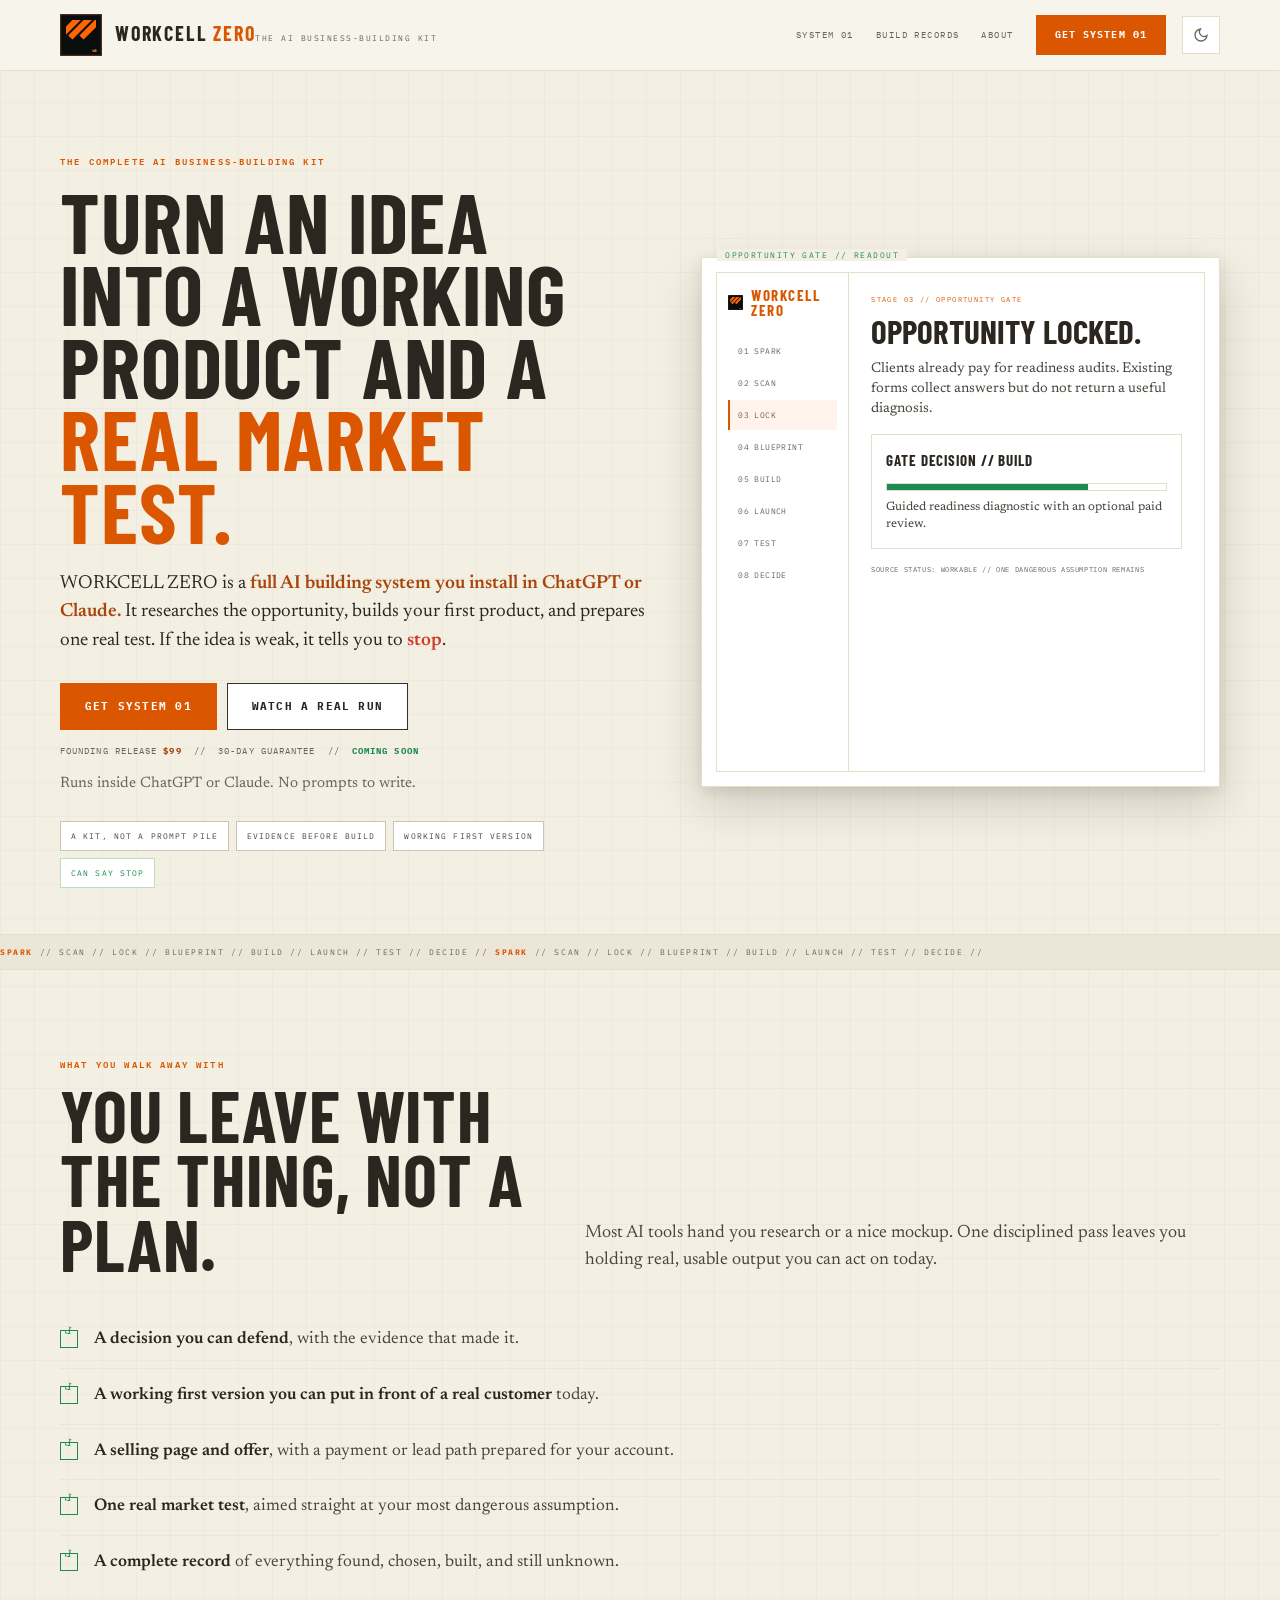
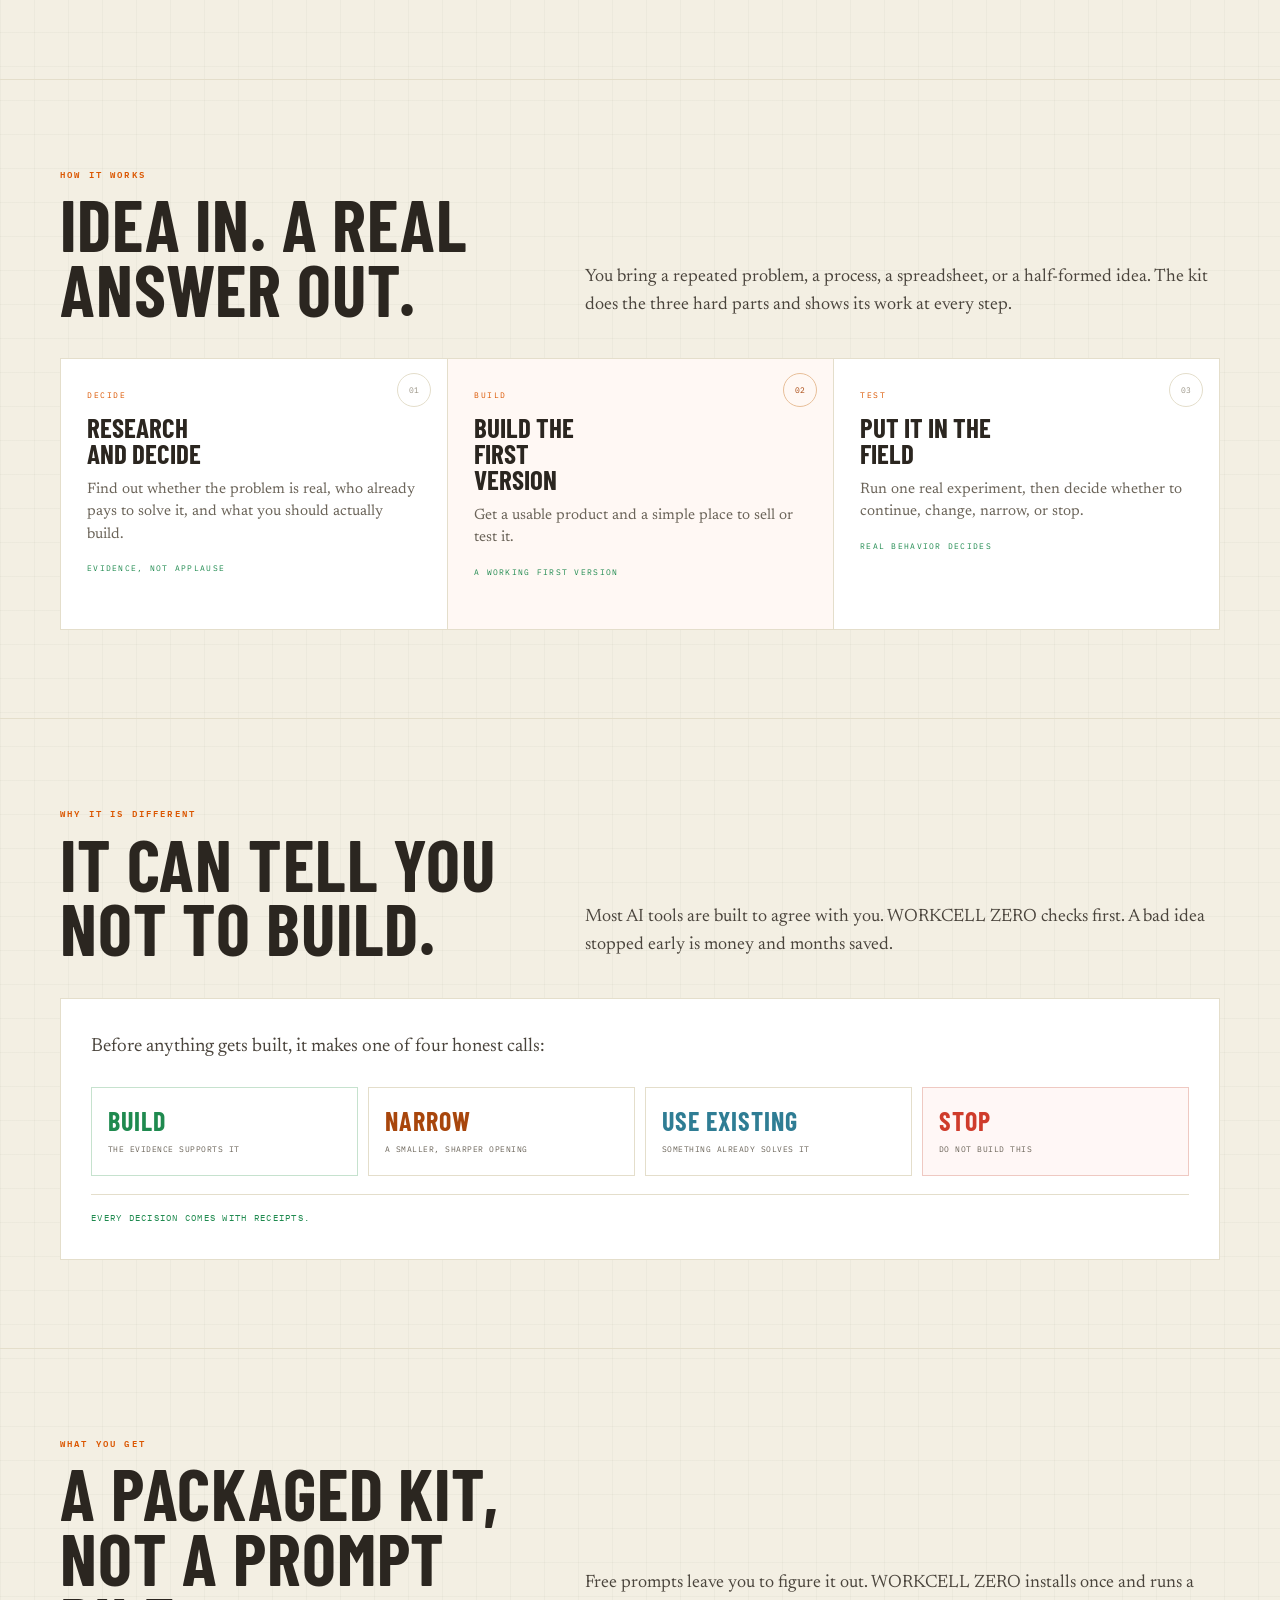
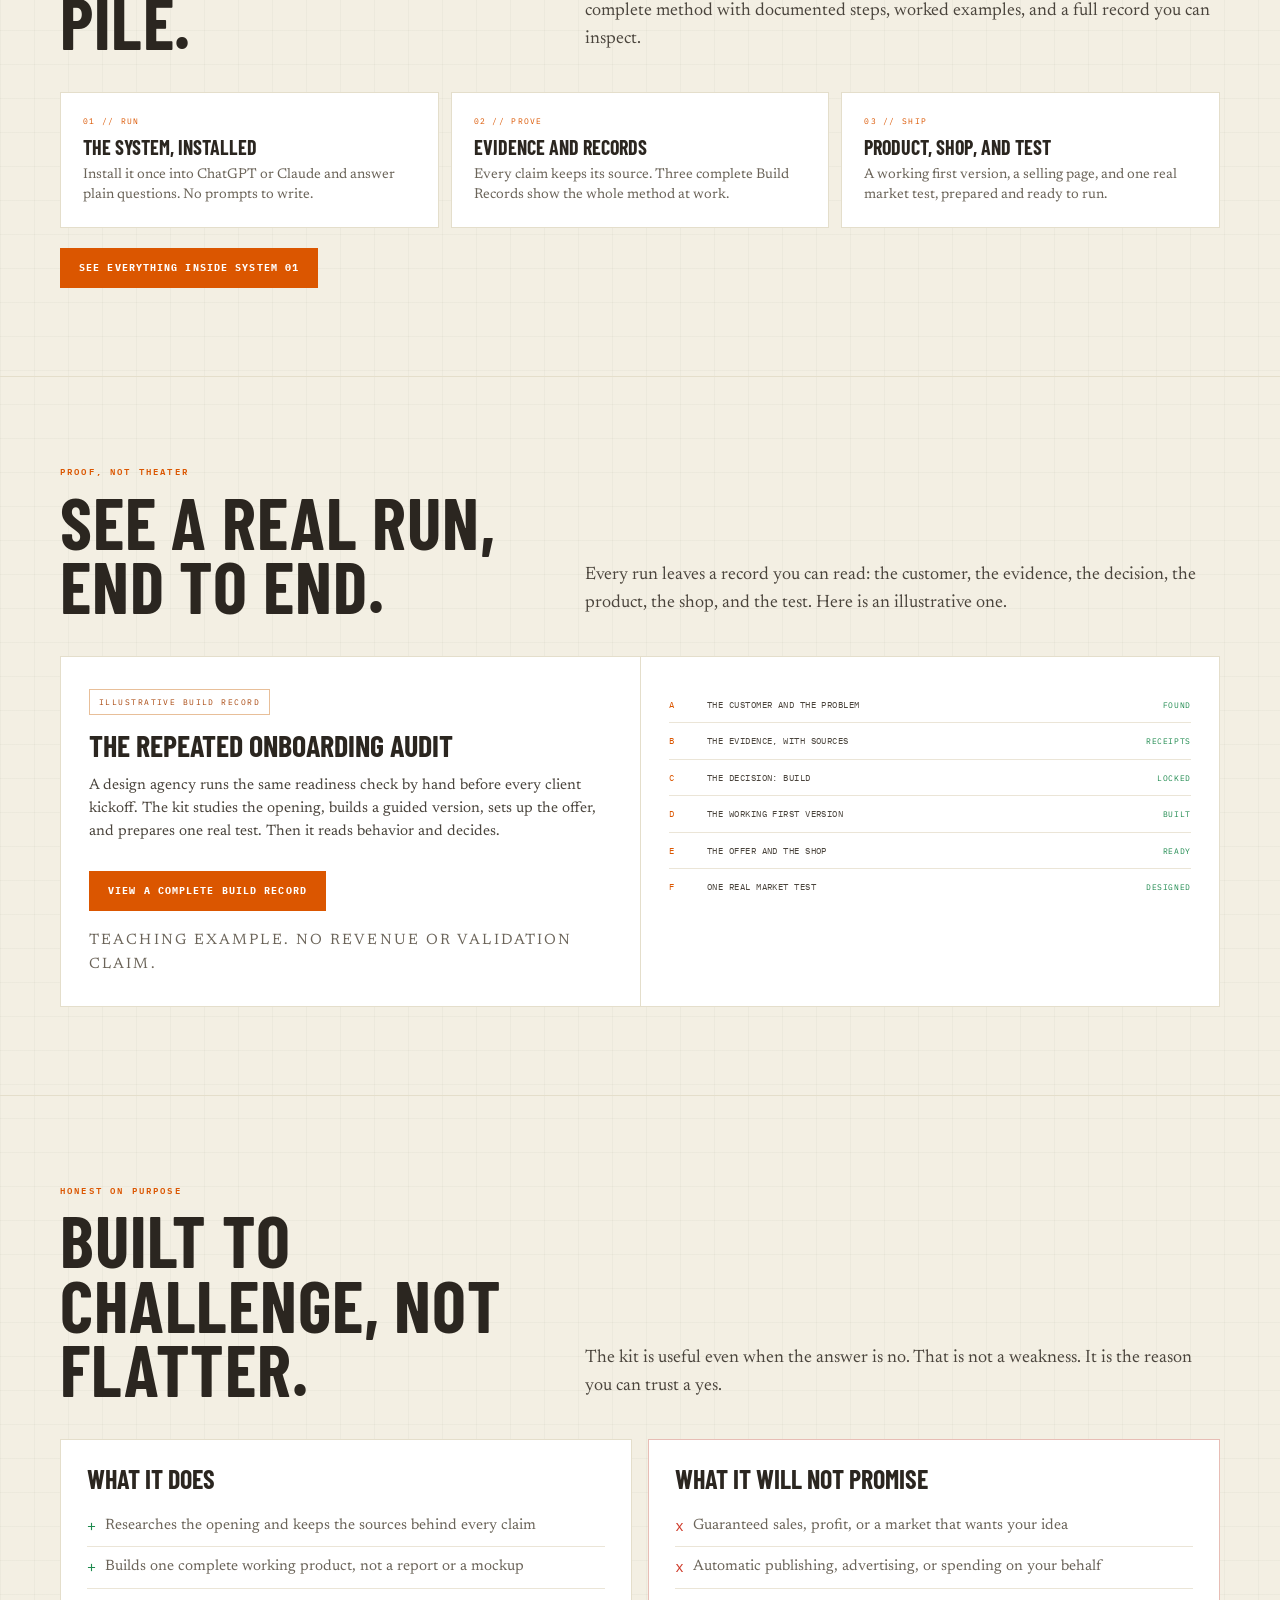
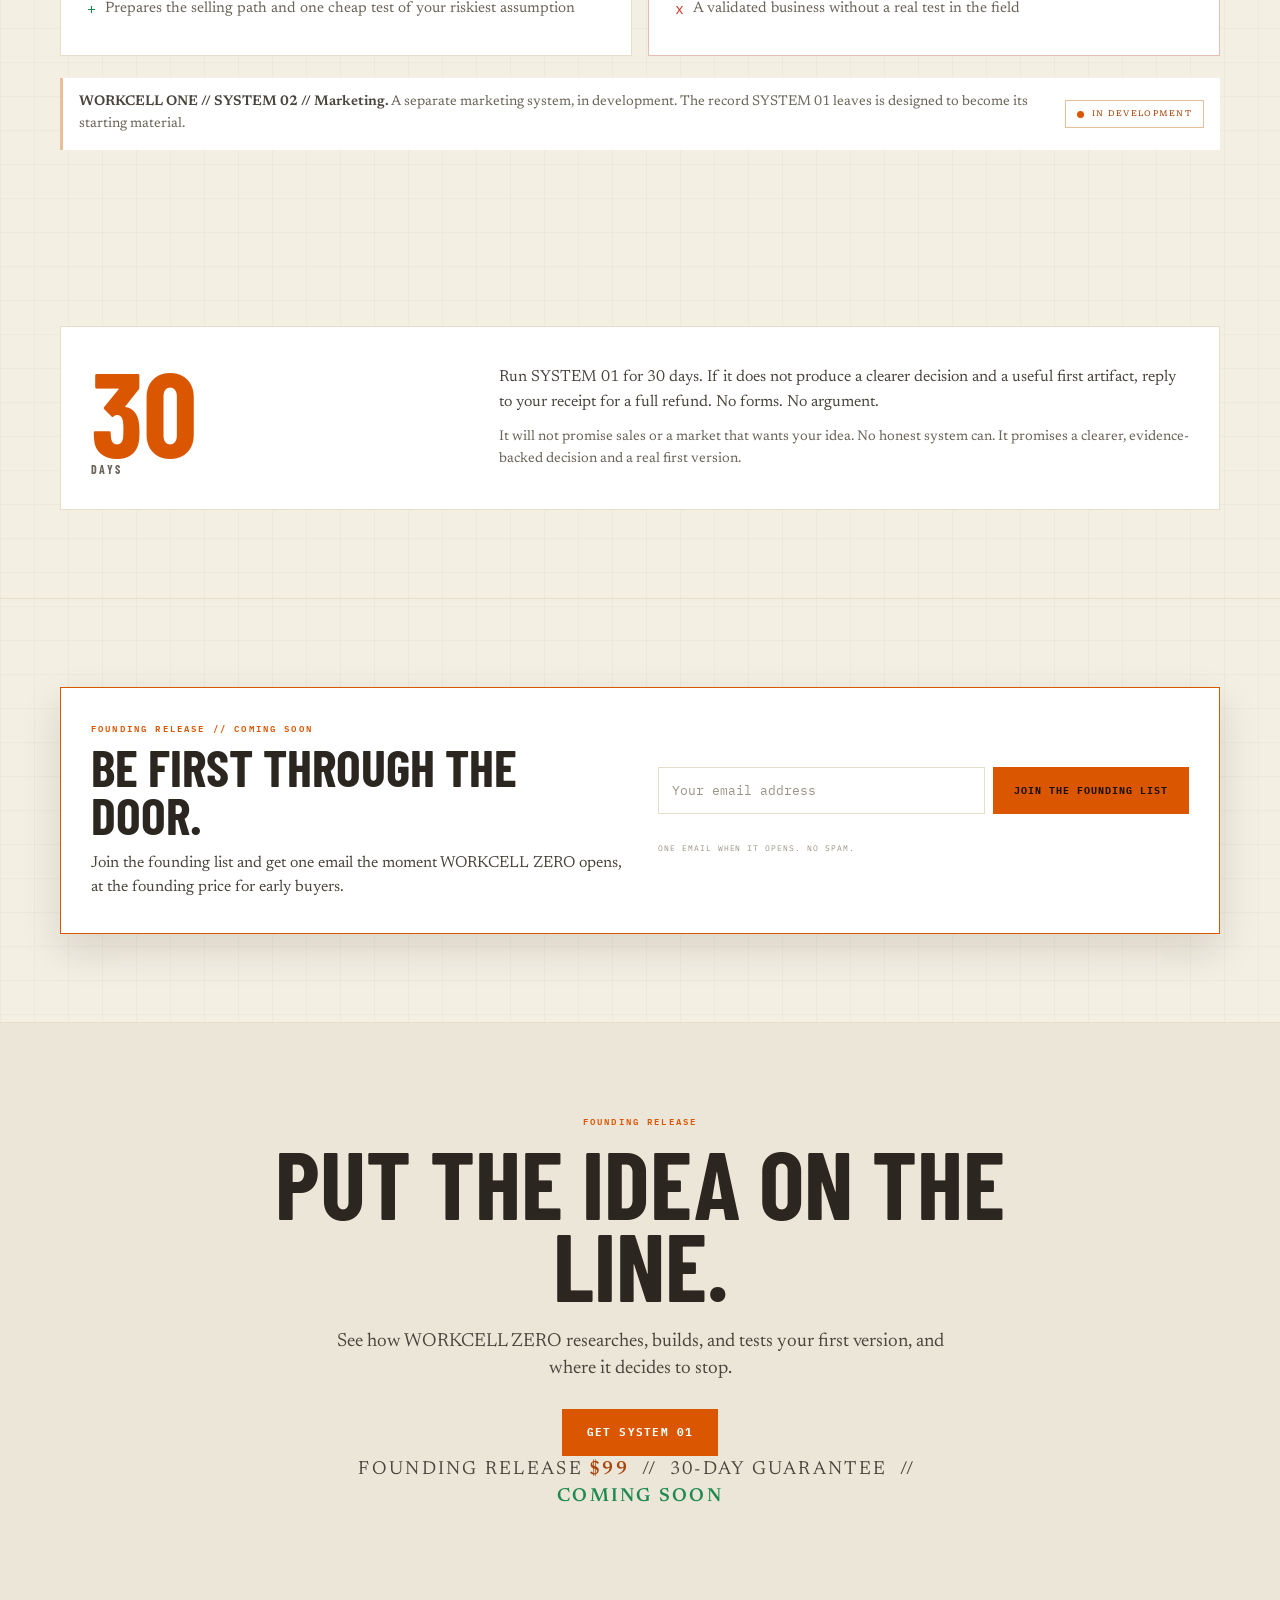
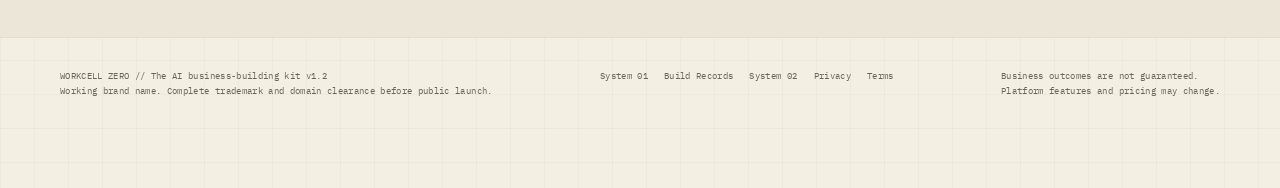
<file: index.html>
<!doctype html>
<html lang="en">
<head>
<meta charset="utf-8">
<script>(function(){try{var t=localStorage.getItem("wz-theme");if(t!=="light"&&t!=="dark"){t=(window.matchMedia&&window.matchMedia("(prefers-color-scheme: light)").matches)?"light":"dark";}document.documentElement.setAttribute("data-theme",t);}catch(e){document.documentElement.setAttribute("data-theme","dark");}})();</script>
<meta name="viewport" content="width=device-width,initial-scale=1">
<title>WORKCELL ZERO // The complete AI business-building kit</title>
<meta name="description" content="WORKCELL ZERO is a full AI building-system kit you install in ChatGPT or Claude. It turns your idea into a working product and a real market test, or tells you to stop. Founding release coming soon.">
<link rel="canonical" href="index.html">
<meta property="og:type" content="website">
<meta property="og:title" content="WORKCELL ZERO // The complete AI business-building kit">
<meta property="og:description" content="Install it in ChatGPT or Claude. It turns your idea into a working product and a real market test, or tells you to stop.">
<meta property="og:image" content="assets/og-placeholder.svg">
<meta name="twitter:card" content="summary_large_image">
<link rel="icon" href="assets/favicon.svg" type="image/svg+xml">
<link rel="icon" href="assets/favicon.png" sizes="128x128">
<link rel="stylesheet" href="assets/fonts.css">
<link rel="stylesheet" href="assets/css/site.css">
<link rel="stylesheet" href="assets/css/light-theme.css">
<script src="config.js"></script>
<script src="preview-config.js"></script>
</head>
<body>
<a class="skip" href="#main">Skip to content</a>

<header class="top">
  <div class="wrap top-in">
    <a class="brand" href="index.html" aria-label="WORKCELL ZERO home">
      <img class="mark" src="assets/workcell-zero-mark.svg" alt="" width="42" height="42">
      <span><span class="b1">WORKCELL <em>ZERO</em></span><span class="b2">The AI business-building kit</span></span>
    </a>
    <div class="top-right">
      <nav class="nav" id="nav" aria-label="Primary">
      <a class="link" href="system-01.html">System 01</a>
      <a class="link" href="build-records.html">Build Records</a>
      <a class="link" href="#about">About</a>
      <a class="btn hot" href="system-01.html">Get System 01</a>
      </nav>
      <button class="themetoggle" type="button" aria-label="Switch between light and dark theme" title="Switch theme"><svg class="i-sun" viewBox="0 0 24 24" fill="none" stroke="currentColor" stroke-width="2" aria-hidden="true"><circle cx="12" cy="12" r="4"/><path d="M12 2v2M12 20v2M4.9 4.9l1.4 1.4M17.7 17.7l1.4 1.4M2 12h2M20 12h2M4.9 19.1l1.4-1.4M17.7 6.3l1.4-1.4"/></svg><svg class="i-moon" viewBox="0 0 24 24" fill="none" stroke="currentColor" stroke-width="2" aria-hidden="true"><path d="M21 12.8A9 9 0 1 1 11.2 3a7 7 0 0 0 9.8 9.8z"/></svg></button>
      <button class="navtoggle" aria-expanded="false" aria-controls="nav">Menu</button>
    </div>
  </div>
</header>

<main id="main">

  <!-- HERO -->
  <section class="wrap hero">
    <div class="hero-grid">
      <div>
        <div class="eyebrow">The complete AI business-building kit</div>
        <h1>Turn an idea into a working product and a <span>real market test.</span></h1>
        <p class="whatis">WORKCELL ZERO is a <b>full AI building system you install in ChatGPT or Claude.</b> It researches the opportunity, builds your first product, and prepares one real test. If the idea is weak, it tells you to <b style="color:var(--red)">stop</b>.</p>
        <div class="actions">
          <a class="btn hot large" href="system-01.html">Get System 01</a>
          <a class="btn large" href="system-01.html#demonstration">Watch a real run</a>
        </div>
        <p class="guar-micro">Founding release <b class="js-operator-price" style="color:var(--amber2)">$99</b> &nbsp;//&nbsp; 30-day guarantee &nbsp;//&nbsp; <b>Coming soon</b></p>
        <p class="subline">Runs inside ChatGPT or Claude. No prompts to write.</p>
        <div class="chips">
          <span>A kit, not a prompt pile</span>
          <span>Evidence before build</span>
          <span>Working first version</span>
          <span class="ok">Can say stop</span>
        </div>
      </div>
      <div class="readout" data-tag="OPPORTUNITY GATE // READOUT">
        <div class="screen">
          <div class="screen-rail">
            <div class="screen-logo"><img class="screen-mark" src="assets/workcell-zero-mark.svg" alt="" width="15" height="15">WORKCELL ZERO</div>
            <div class="mini-step done">01 SPARK</div>
            <div class="mini-step done">02 SCAN</div>
            <div class="mini-step live">03 LOCK</div>
            <div class="mini-step">04 BLUEPRINT</div>
            <div class="mini-step">05 BUILD</div>
            <div class="mini-step">06 LAUNCH</div>
            <div class="mini-step">07 TEST</div>
            <div class="mini-step">08 DECIDE</div>
          </div>
          <div class="screen-main">
            <div class="screen-tag">STAGE 03 // OPPORTUNITY GATE</div>
            <h3>Opportunity locked.</h3>
            <p>Clients already pay for readiness audits. Existing forms collect answers but do not return a useful diagnosis.</p>
            <div class="screen-card">
              <strong>Gate decision // BUILD</strong>
              <div class="signal" aria-hidden="true"></div>
              <p style="font-size:12px">Guided readiness diagnostic with an optional paid review.</p>
            </div>
            <div class="screen-foot">Source status: workable // one dangerous assumption remains</div>
          </div>
        </div>
      </div>
    </div>
  </section>

  <div class="rail" aria-hidden="true"><div class="rail-track">
    <b>SPARK</b> // SCAN // LOCK // BLUEPRINT // BUILD // LAUNCH // TEST // DECIDE //
    <b>SPARK</b> // SCAN // LOCK // BLUEPRINT // BUILD // LAUNCH // TEST // DECIDE //
  </div></div>

  <!-- WHAT YOU WALK AWAY WITH (value stack) -->
  <section class="wrap section">
    <div class="section-head">
      <div>
        <div class="eyebrow">What you walk away with</div>
        <h2>You leave with the thing, not a plan.</h2>
      </div>
      <div class="section-copy">Most AI tools hand you research or a nice mockup. One disciplined pass leaves you holding real, usable output you can act on today.</div>
    </div>
    <ul class="stack">
      <li><b>A decision you can defend</b>, with the evidence that made it.</li>
      <li><b>A working first version you can put in front of a real customer</b> today.</li>
      <li><b>A selling page and offer</b>, with a payment or lead path prepared for your account.</li>
      <li><b>One real market test</b>, aimed straight at your most dangerous assumption.</li>
      <li><b>A complete record</b> of everything found, chosen, built, and still unknown.</li>
    </ul>
  </section>

  <hr class="divline">

  <!-- HOW IT WORKS: THREE OUTCOMES -->
  <section class="wrap section">
    <div class="section-head">
      <div>
        <div class="eyebrow">How it works</div>
        <h2>Idea in. A real answer out.</h2>
      </div>
      <div class="section-copy">You bring a repeated problem, a process, a spreadsheet, or a half-formed idea. The kit does the three hard parts and shows its work at every step.</div>
    </div>
    <div class="outcomes">
      <article class="outcome">
        <span class="stamp">01</span>
        <div class="step">Decide</div>
        <h3>Research and decide</h3>
        <p>Find out whether the problem is real, who already pays to solve it, and what you should actually build.</p>
        <span class="verb">Evidence, not applause</span>
      </article>
      <article class="outcome accent">
        <span class="stamp">02</span>
        <div class="step">Build</div>
        <h3>Build the first version</h3>
        <p>Get a usable product and a simple place to sell or test it.</p>
        <span class="verb">A working first version</span>
      </article>
      <article class="outcome">
        <span class="stamp">03</span>
        <div class="step">Test</div>
        <h3>Put it in the field</h3>
        <p>Run one real experiment, then decide whether to continue, change, narrow, or stop.</p>
        <span class="verb">Real behavior decides</span>
      </article>
    </div>
  </section>

  <hr class="divline">

  <!-- OPPORTUNITY GATE (differentiator) -->
  <section class="wrap section">
    <div class="section-head">
      <div>
        <div class="eyebrow">Why it is different</div>
        <h2>It can tell you not to build.</h2>
      </div>
      <div class="section-copy">Most AI tools are built to agree with you. WORKCELL ZERO checks first. A bad idea stopped early is money and months saved.</div>
    </div>
    <div class="gate">
      <p class="lead">Before anything gets built, it makes one of four honest calls:</p>
      <div class="gate-row">
        <div class="gate-cell build"><div class="g">Build</div><small>The evidence supports it</small></div>
        <div class="gate-cell narrow"><div class="g">Narrow</div><small>A smaller, sharper opening</small></div>
        <div class="gate-cell use"><div class="g">Use Existing</div><small>Something already solves it</small></div>
        <div class="gate-cell stop"><div class="g">Stop</div><small>Do not build this</small></div>
      </div>
      <div class="receipts-note">Every decision comes with receipts.</div>
    </div>
  </section>

  <hr class="divline">

  <!-- WHAT'S INSIDE (kit value teaser) -->
  <section class="wrap section" id="inside">
    <div class="section-head">
      <div>
        <div class="eyebrow">What you get</div>
        <h2>A packaged kit, not a prompt pile.</h2>
      </div>
      <div class="section-copy">Free prompts leave you to figure it out. WORKCELL ZERO installs once and runs a complete method with documented steps, worked examples, and a full record you can inspect.</div>
    </div>
    <div class="kit-grid">
      <div class="kit-cell"><div class="kc">01 // Run</div><h4>The system, installed</h4><p>Install it once into ChatGPT or Claude and answer plain questions. No prompts to write.</p></div>
      <div class="kit-cell"><div class="kc">02 // Prove</div><h4>Evidence and records</h4><p>Every claim keeps its source. Three complete Build Records show the whole method at work.</p></div>
      <div class="kit-cell"><div class="kc">03 // Ship</div><h4>Product, shop, and test</h4><p>A working first version, a selling page, and one real market test, prepared and ready to run.</p></div>
    </div>
    <div class="actions" style="margin-top:20px"><a class="btn hot" href="system-01.html">See everything inside System 01</a></div>
  </section>

  <hr class="divline">

  <!-- PROOF PREVIEW -->
  <section class="wrap section">
    <div class="section-head">
      <div>
        <div class="eyebrow">Proof, not theater</div>
        <h2>See a real run, end to end.</h2>
      </div>
      <div class="section-copy">Every run leaves a record you can read: the customer, the evidence, the decision, the product, the shop, and the test. Here is an illustrative one.</div>
    </div>
    <div class="proof">
      <div class="proof-side">
        <span class="tape">Illustrative Build Record</span>
        <h3>The repeated onboarding audit</h3>
        <p>A design agency runs the same readiness check by hand before every client kickoff. The kit studies the opening, builds a guided version, sets up the offer, and prepares one real test. Then it reads behavior and decides.</p>
        <div class="actions">
          <a class="btn hot" href="build-records.html">View a complete Build Record</a>
        </div>
        <p class="illus">Teaching example. No revenue or validation claim.</p>
      </div>
      <div class="proof-side right">
        <ul class="recordline">
          <li><span class="rc">A</span><span class="rl">The customer and the problem</span><span class="rv">found</span></li>
          <li><span class="rc">B</span><span class="rl">The evidence, with sources</span><span class="rv">receipts</span></li>
          <li><span class="rc">C</span><span class="rl">The decision: build</span><span class="rv">locked</span></li>
          <li><span class="rc">D</span><span class="rl">The working first version</span><span class="rv">built</span></li>
          <li><span class="rc">E</span><span class="rl">The offer and the shop</span><span class="rv">ready</span></li>
          <li><span class="rc">F</span><span class="rl">One real market test</span><span class="rv">designed</span></li>
        </ul>
      </div>
    </div>
  </section>

  <hr class="divline">

  <!-- TRUST (about anchor) -->
  <section class="wrap section" id="about">
    <div class="section-head">
      <div>
        <div class="eyebrow">Honest on purpose</div>
        <h2>Built to challenge, not flatter.</h2>
      </div>
      <div class="section-copy">The kit is useful even when the answer is no. That is not a weakness. It is the reason you can trust a yes.</div>
    </div>
    <div class="trust">
      <div class="trust-panel">
        <h3>What it does</h3>
        <ul>
          <li>Researches the opening and keeps the sources behind every claim</li>
          <li>Builds one complete working product, not a report or a mockup</li>
          <li>Prepares the selling path and one cheap test of your riskiest assumption</li>
        </ul>
      </div>
      <div class="trust-panel red">
        <h3>What it will not promise</h3>
        <ul>
          <li>Guaranteed sales, profit, or a market that wants your idea</li>
          <li>Automatic publishing, advertising, or spending on your behalf</li>
          <li>A validated business without a real test in the field</li>
        </ul>
      </div>
    </div>

    <!-- SYSTEM 02, kept small and out of the way -->
    <a class="continuity" href="system-02.html" style="display:flex;justify-content:space-between;gap:16px;align-items:center;text-decoration:none;margin-top:22px;border-left-color:var(--edge)">
      <span><b style="color:var(--paper)">WORKCELL ONE // SYSTEM 02 // Marketing.</b> A separate marketing system, in development. The record SYSTEM 01 leaves is designed to become its starting material.</span>
      <span class="badge-soon" style="flex:0 0 auto">In development</span>
    </a>
  </section>

  <!-- GUARANTEE (risk reversal) -->
  <section class="wrap section">
    <div class="guar">
      <div class="mark30" aria-hidden="true">30<small>Days</small></div>
      <div>
        <p>Run SYSTEM 01 for 30 days. If it does not produce a clearer decision and a useful first artifact, reply to your receipt for a full refund. No forms. No argument.</p>
        <p class="fine">It will not promise sales or a market that wants your idea. No honest system can. It promises a clearer, evidence-backed decision and a real first version.</p>
      </div>
    </div>
  </section>

  <hr class="divline">

  <!-- FOUNDING LIST CAPTURE -->
  <section class="wrap section" id="join">
    <div class="joinband">
      <div class="jl">
        <div class="eyebrow">Founding release // coming soon</div>
        <h2>Be first through the door.</h2>
        <p>Join the founding list and get one email the moment WORKCELL ZERO opens, at the founding price for early buyers.</p>
      </div>
      <form class="flist-wrap" data-founding-list data-source="home-band" novalidate>
        <div class="flist">
          <label class="sr-only" for="fl-email-home">Email address</label>
          <input id="fl-email-home" type="email" name="email" placeholder="Your email address" autocomplete="email" required>
          <input class="hp" type="text" name="company" tabindex="-1" autocomplete="off" aria-hidden="true">
          <button type="submit">Join the founding list</button>
        </div>
        <p class="flist-status" data-flist-status role="status" aria-live="polite"></p>
        <p class="flist-fine">One email when it opens. No spam.</p>
      </form>
    </div>
  </section>

</main>

<!-- FINAL CTA -->
<section class="final">
  <div class="wrap">
    <div class="eyebrow">Founding release</div>
    <h2>Put the idea on the line.</h2>
    <p>See how WORKCELL ZERO researches, builds, and tests your first version, and where it decides to stop.</p>
    <a class="btn hot large" href="system-01.html">Get System 01</a>
    <p class="guar-micro" style="text-align:center">Founding release <b class="js-operator-price" style="color:var(--amber2)">$99</b> &nbsp;//&nbsp; 30-day guarantee &nbsp;//&nbsp; <b>Coming soon</b></p>
  </div>
</section>

<footer class="footer">
  <div class="wrap footer-row">
    <div>WORKCELL ZERO // The AI business-building kit <span class="js-version">v1.2</span><br>Working brand name. Complete trademark and domain clearance before public launch.</div>
    <div class="fnav">
      <a href="system-01.html">System 01</a>
      <a href="build-records.html">Build Records</a>
      <a href="system-02.html">System 02</a>
      <a href="privacy.html">Privacy</a>
      <a href="terms.html">Terms</a>
    </div>
    <div>Business outcomes are not guaranteed.<br>Platform features and pricing may change.</div>
  </div>
</footer>

<script src="assets/js/site.js" defer></script>
<script src="assets/js/founding-list.js" defer></script>
</body>
</html>
</file>
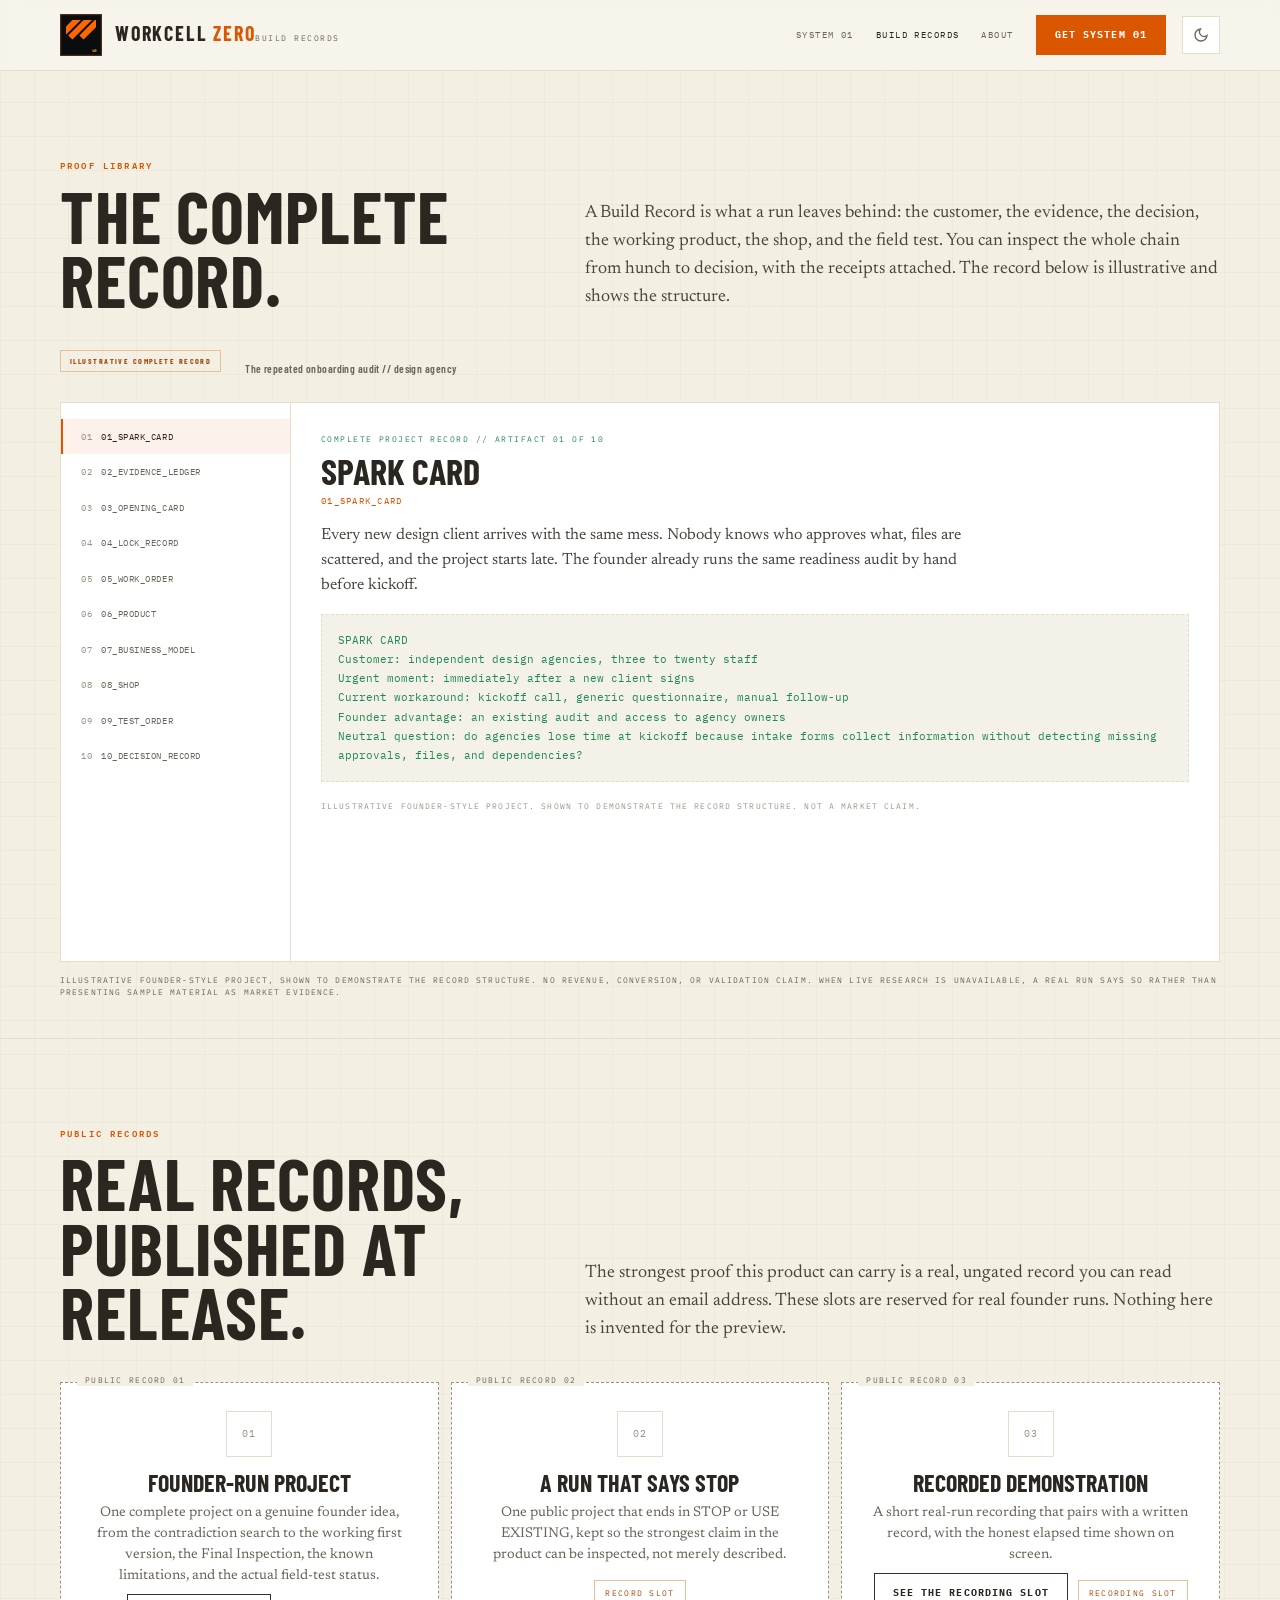
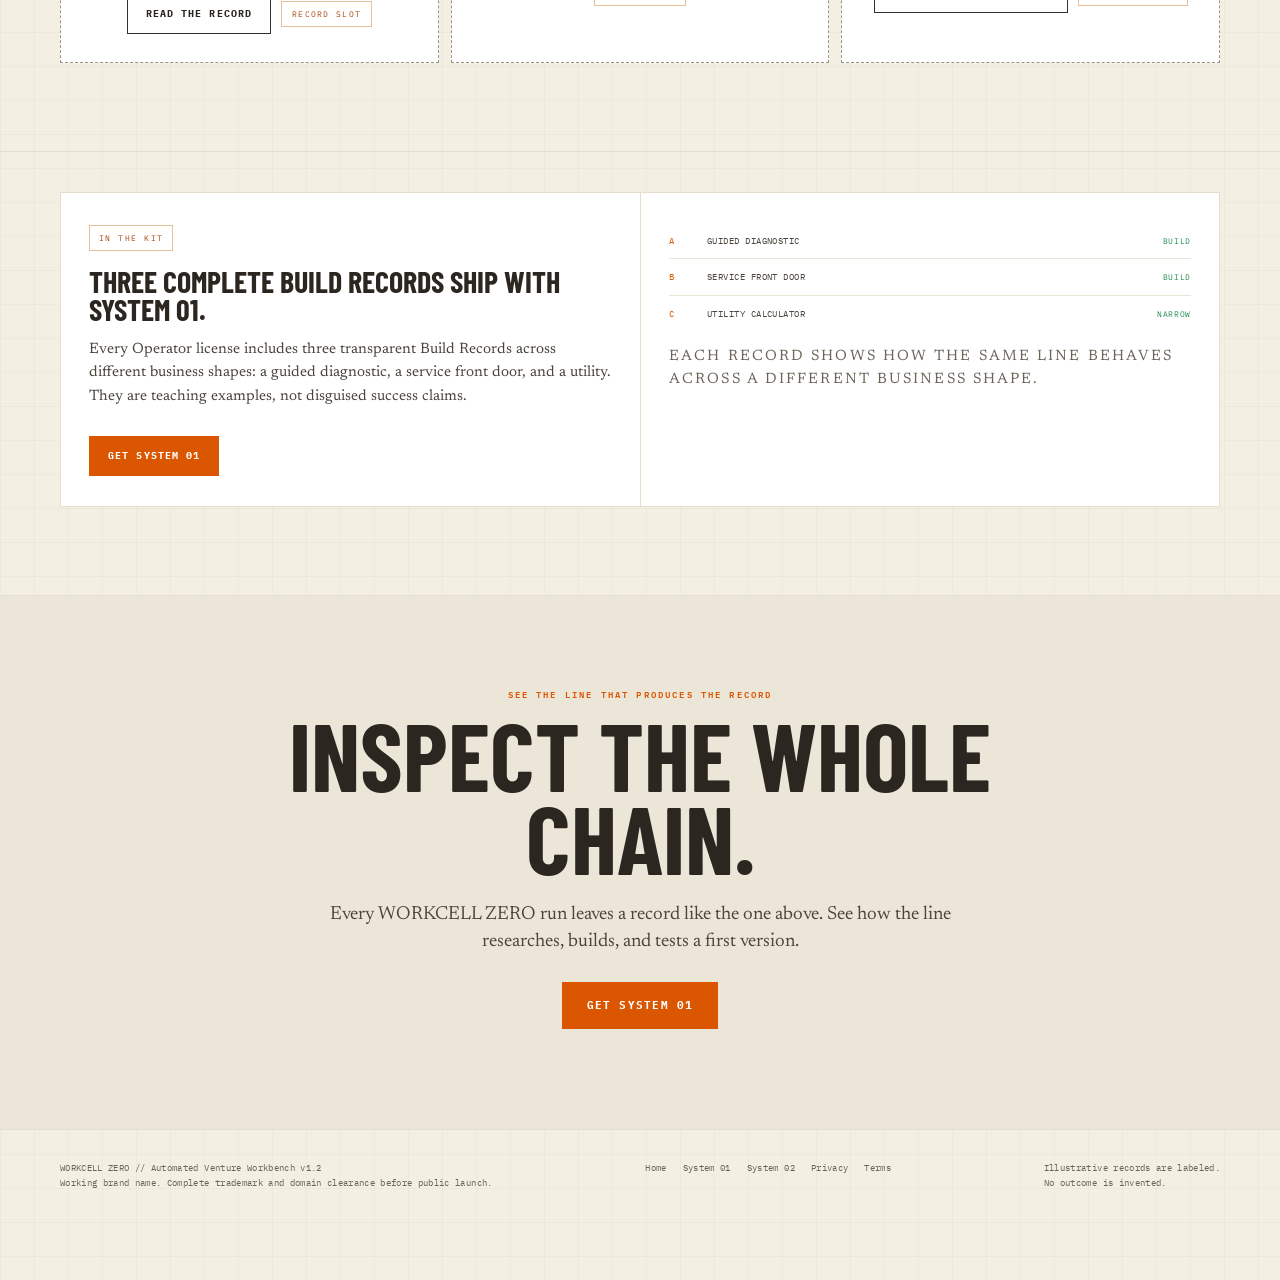
<file: build-records.html>
<!doctype html>
<html lang="en">
<head>
<meta charset="utf-8">
<script>(function(){try{var t=localStorage.getItem("wz-theme");if(t!=="light"&&t!=="dark"){t=(window.matchMedia&&window.matchMedia("(prefers-color-scheme: light)").matches)?"light":"dark";}document.documentElement.setAttribute("data-theme",t);}catch(e){document.documentElement.setAttribute("data-theme","dark");}})();</script>
<meta name="viewport" content="width=device-width,initial-scale=1">
<title>WORKCELL ZERO // Build Records</title>
<meta name="description" content="A Build Record is the complete project record a WORKCELL ZERO run leaves behind: the customer, the evidence, the decision, the working product, the shop, and the field test. Walk an illustrative record end to end.">
<link rel="canonical" href="build-records.html">
<meta property="og:type" content="website">
<meta property="og:title" content="WORKCELL ZERO // Build Records">
<meta property="og:description" content="The complete project record, from Spark Card to Decision Record. Inspect the whole chain from hunch to decision.">
<meta property="og:image" content="assets/og-placeholder.svg">
<meta name="twitter:card" content="summary_large_image">
<link rel="icon" href="assets/favicon.svg" type="image/svg+xml">
<link rel="icon" href="assets/favicon.png" sizes="128x128">
<link rel="stylesheet" href="assets/fonts.css">
<link rel="stylesheet" href="assets/css/site.css">
<link rel="stylesheet" href="assets/css/light-theme.css">
<script src="config.js"></script>
<script src="preview-config.js"></script>
</head>
<body>
<a class="skip" href="#main">Skip to content</a>

<header class="top">
  <div class="wrap top-in">
    <a class="brand" href="index.html" aria-label="WORKCELL ZERO home">
      <img class="mark" src="assets/workcell-zero-mark.svg" alt="" width="42" height="42">
      <span><span class="b1">WORKCELL <em>ZERO</em></span><span class="b2">Build Records</span></span>
    </a>
    <div class="top-right">
      <nav class="nav" id="nav" aria-label="Primary">
      <a class="link" href="system-01.html">System 01</a>
      <a class="link" href="build-records.html" aria-current="page">Build Records</a>
      <a class="link" href="index.html#about">About</a>
      <a class="btn hot" href="system-01.html">Get System 01</a>
      </nav>
      <button class="themetoggle" type="button" aria-label="Switch between light and dark theme" title="Switch theme"><svg class="i-sun" viewBox="0 0 24 24" fill="none" stroke="currentColor" stroke-width="2" aria-hidden="true"><circle cx="12" cy="12" r="4"/><path d="M12 2v2M12 20v2M4.9 4.9l1.4 1.4M17.7 17.7l1.4 1.4M2 12h2M20 12h2M4.9 19.1l1.4-1.4M17.7 6.3l1.4-1.4"/></svg><svg class="i-moon" viewBox="0 0 24 24" fill="none" stroke="currentColor" stroke-width="2" aria-hidden="true"><path d="M21 12.8A9 9 0 1 1 11.2 3a7 7 0 0 0 9.8 9.8z"/></svg></button>
      <button class="navtoggle" aria-expanded="false" aria-controls="nav">Menu</button>
    </div>
  </div>
</header>

<main id="main">

  <section class="wrap section" style="padding-bottom:40px">
    <div class="section-head">
      <div>
        <div class="eyebrow">Proof library</div>
        <h2>The complete record.</h2>
      </div>
      <div class="section-copy">A Build Record is what a run leaves behind: the customer, the evidence, the decision, the working product, the shop, and the field test. You can inspect the whole chain from hunch to decision, with the receipts attached. The record below is illustrative and shows the structure.</div>
    </div>

    <!-- Illustrative complete record walker -->
    <div class="railline" style="margin-bottom:14px"><span class="tape">Illustrative complete record</span>&nbsp;&nbsp;<span style="color:var(--muted);font-size:11px;letter-spacing:.04em;text-transform:none;font-weight:400">The repeated onboarding audit // design agency</span></div>
    <div class="br-chain">
      <div class="br-index" id="brIndex" role="tablist" aria-label="Record artifacts"></div>
      <div class="br-panel" id="brPanel" aria-live="polite"></div>
    </div>
    <p class="illus" style="margin-top:12px">Illustrative founder-style project, shown to demonstrate the record structure. No revenue, conversion, or validation claim. When live research is unavailable, a real run says so rather than presenting sample material as market evidence.</p>
  </section>

  <hr class="divline">

  <!-- Public proof slots (pending real records) -->
  <section class="wrap section">
    <div class="section-head">
      <div>
        <div class="eyebrow">Public records</div>
        <h2>Real records, published at release.</h2>
      </div>
      <div class="section-copy">The strongest proof this product can carry is a real, ungated record you can read without an email address. These slots are reserved for real founder runs. Nothing here is invented for the preview.</div>
    </div>
    <div class="slot-grid">
      <div class="slot" data-label="Public record 01">
        <div class="icon" aria-hidden="true">01</div>
        <h3>Founder-run project</h3>
        <p>One complete project on a genuine founder idea, from the contradiction search to the working first version, the Final Inspection, the known limitations, and the actual field-test status.</p>
        <a class="btn" data-record-link href="#" hidden>Read the record</a>
        <span class="status">Record slot</span>
      </div>
      <div class="slot" data-label="Public record 02">
        <div class="icon" aria-hidden="true">02</div>
        <h3>A run that says stop</h3>
        <p>One public project that ends in STOP or USE EXISTING, kept so the strongest claim in the product can be inspected, not merely described.</p>
        <span class="status">Record slot</span>
      </div>
      <div class="slot" data-label="Public record 03">
        <div class="icon" aria-hidden="true">03</div>
        <h3>Recorded demonstration</h3>
        <p>A short real-run recording that pairs with a written record, with the honest elapsed time shown on screen.</p>
        <a class="btn" href="system-01.html#demonstration">See the recording slot</a>
        <span class="status">Recording slot</span>
      </div>
    </div>
  </section>

  <hr class="divline">

  <section class="wrap section" style="padding-top:40px">
    <div class="proof">
      <div class="proof-side">
        <span class="tape">In the kit</span>
        <h3>Three complete Build Records ship with SYSTEM 01.</h3>
        <p>Every Operator license includes three transparent Build Records across different business shapes: a guided diagnostic, a service front door, and a utility. They are teaching examples, not disguised success claims.</p>
        <div class="actions"><a class="btn hot" href="system-01.html">Get System 01</a></div>
      </div>
      <div class="proof-side right">
        <ul class="recordline">
          <li><span class="rc">A</span><span class="rl">Guided diagnostic</span><span class="rv">build</span></li>
          <li><span class="rc">B</span><span class="rl">Service front door</span><span class="rv">build</span></li>
          <li><span class="rc">C</span><span class="rl">Utility calculator</span><span class="rv">narrow</span></li>
        </ul>
        <p class="illus" style="margin-top:14px">Each record shows how the same line behaves across a different business shape.</p>
      </div>
    </div>
  </section>

</main>

<section class="final">
  <div class="wrap">
    <div class="eyebrow">See the line that produces the record</div>
    <h2>Inspect the whole chain.</h2>
    <p>Every WORKCELL ZERO run leaves a record like the one above. See how the line researches, builds, and tests a first version.</p>
    <a class="btn hot large" href="system-01.html">Get System 01</a>
  </div>
</section>

<footer class="footer">
  <div class="wrap footer-row">
    <div>WORKCELL ZERO // Automated Venture Workbench <span class="js-version">v1.2</span><br>Working brand name. Complete trademark and domain clearance before public launch.</div>
    <div class="fnav">
      <a href="index.html">Home</a>
      <a href="system-01.html">System 01</a>
      <a href="system-02.html">System 02</a>
      <a href="privacy.html">Privacy</a>
      <a href="terms.html">Terms</a>
    </div>
    <div>Illustrative records are labeled.<br>No outcome is invented.</div>
  </div>
</footer>

<script src="assets/js/record-chain.js"></script>
<script src="assets/js/site.js" defer></script>
</body>
</html>
</file>
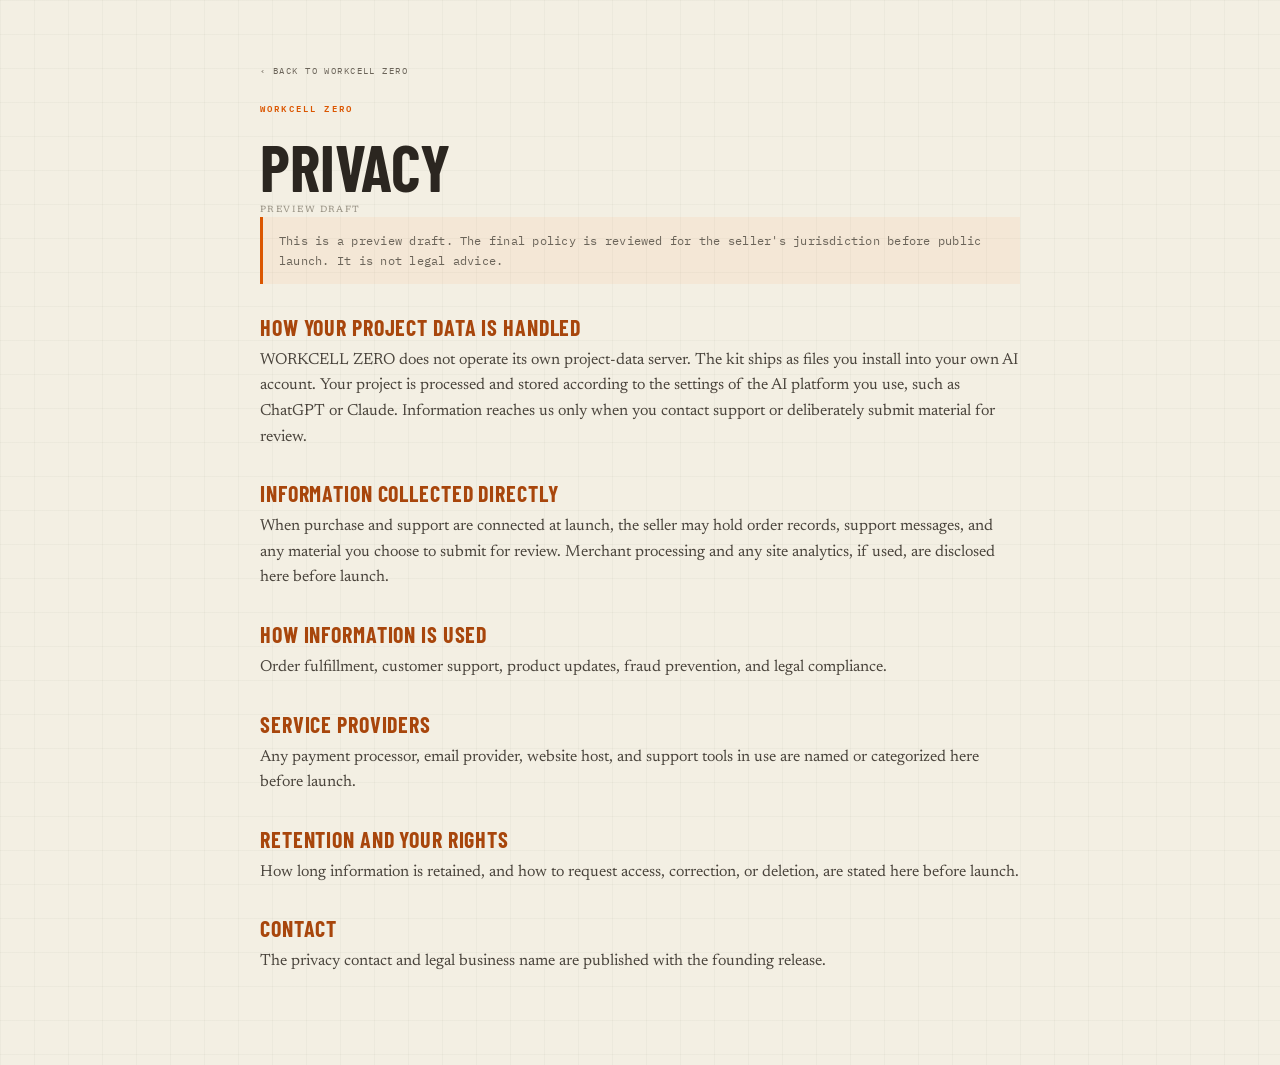
<file: privacy.html>
<!doctype html>
<html lang="en">
<head>
<meta charset="utf-8">
<script>(function(){try{var t=localStorage.getItem("wz-theme");if(t!=="light"&&t!=="dark"){t=(window.matchMedia&&window.matchMedia("(prefers-color-scheme: light)").matches)?"light":"dark";}document.documentElement.setAttribute("data-theme",t);}catch(e){document.documentElement.setAttribute("data-theme","dark");}})();</script>
<meta name="viewport" content="width=device-width,initial-scale=1">
<title>Privacy // WORKCELL ZERO</title>
<meta name="description" content="How WORKCELL ZERO handles information. Preview draft, pending final legal review before public launch.">
<meta name="robots" content="noindex">
<link rel="icon" href="assets/favicon.svg" type="image/svg+xml">
<link rel="icon" href="assets/favicon.png" sizes="128x128">
<link rel="stylesheet" href="assets/fonts.css">
<link rel="stylesheet" href="assets/css/site.css">
<link rel="stylesheet" href="assets/css/light-theme.css">
</head>
<body>
<main class="legal">
  <a class="back" href="index.html">&lsaquo; Back to WORKCELL ZERO</a>
  <div class="eyebrow" style="margin-top:22px">WORKCELL ZERO</div>
  <h1>Privacy</h1>
  <p class="updated">Preview draft</p>

  <p class="notice">This is a preview draft. The final policy is reviewed for the seller's jurisdiction before public launch. It is not legal advice.</p>

  <h2>How your project data is handled</h2>
  <p>WORKCELL ZERO does not operate its own project-data server. The kit ships as files you install into your own AI account. Your project is processed and stored according to the settings of the AI platform you use, such as ChatGPT or Claude. Information reaches us only when you contact support or deliberately submit material for review.</p>

  <h2>Information collected directly</h2>
  <p>When purchase and support are connected at launch, the seller may hold order records, support messages, and any material you choose to submit for review. Merchant processing and any site analytics, if used, are disclosed here before launch.</p>

  <h2>How information is used</h2>
  <p>Order fulfillment, customer support, product updates, fraud prevention, and legal compliance.</p>

  <h2>Service providers</h2>
  <p>Any payment processor, email provider, website host, and support tools in use are named or categorized here before launch.</p>

  <h2>Retention and your rights</h2>
  <p>How long information is retained, and how to request access, correction, or deletion, are stated here before launch.</p>

  <h2>Contact</h2>
  <p>The privacy contact and legal business name are published with the founding release.</p>
</main>
</body>
</html>
</file>
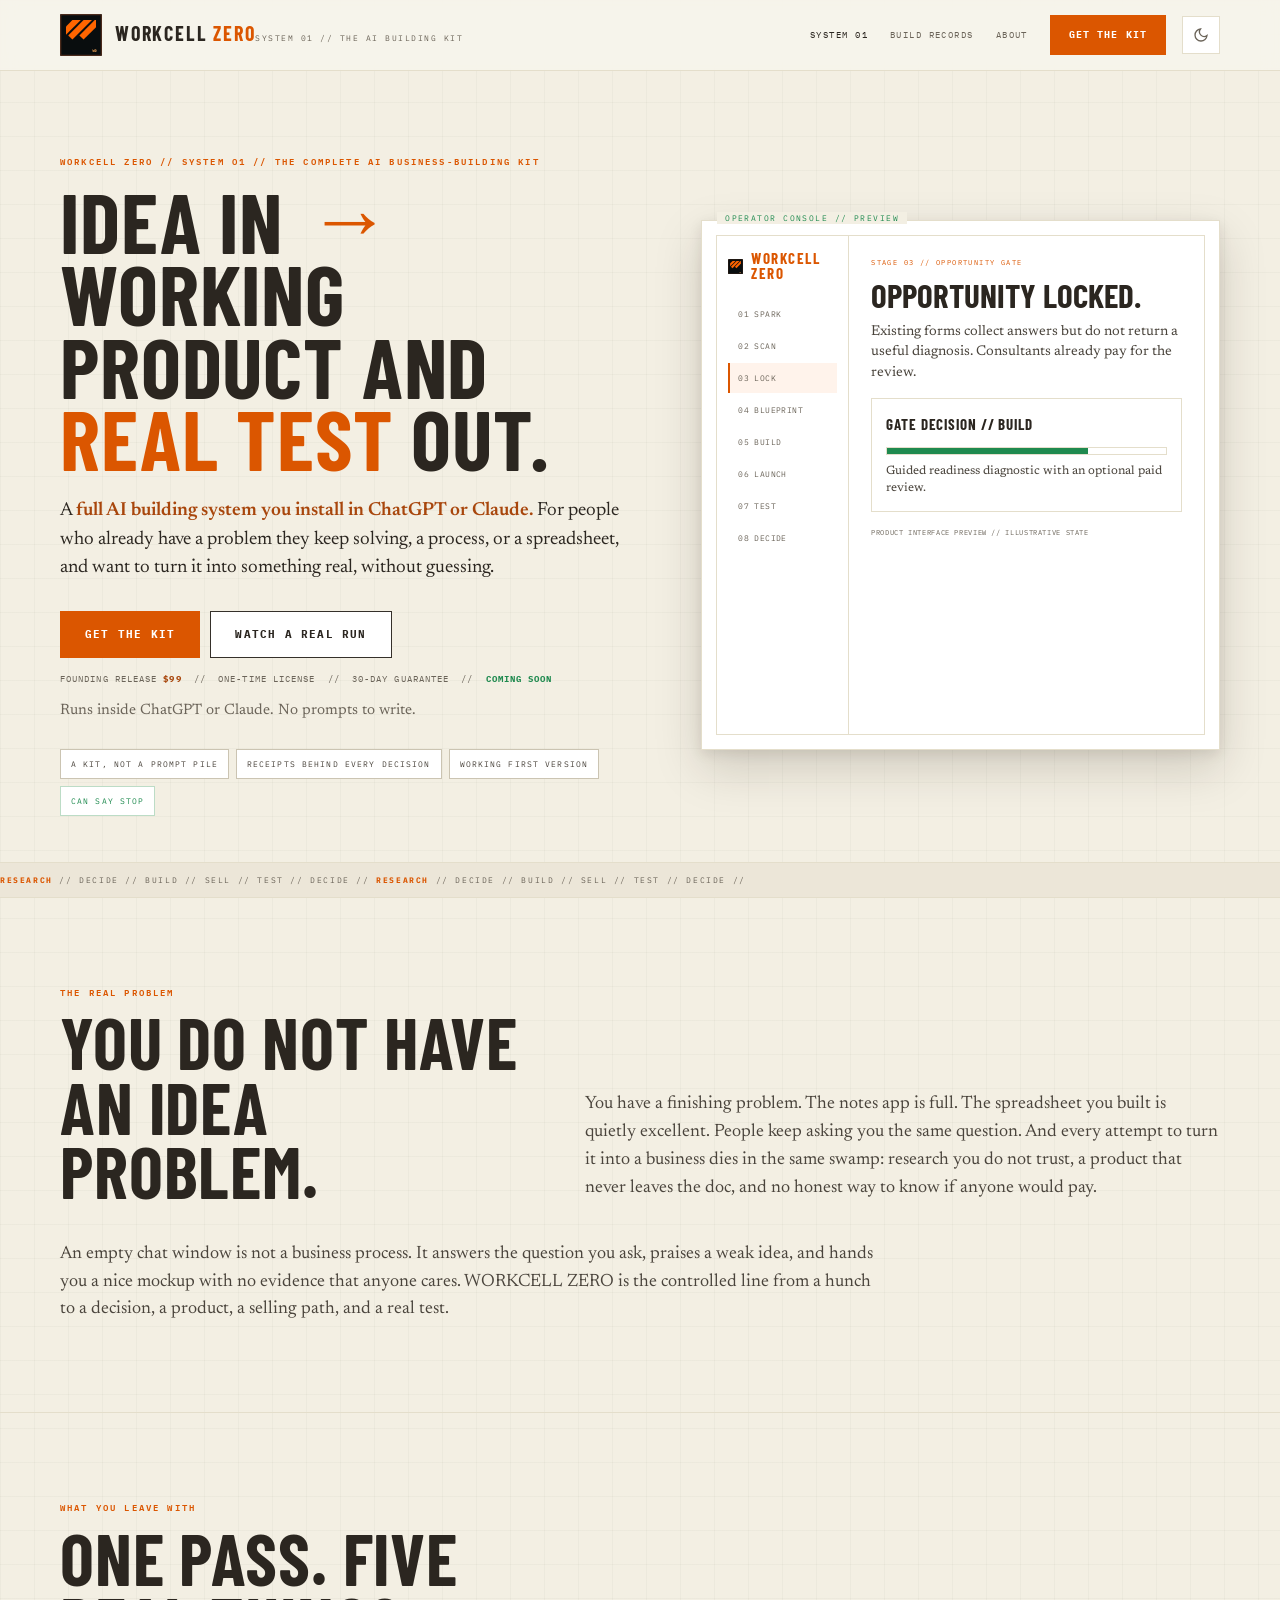
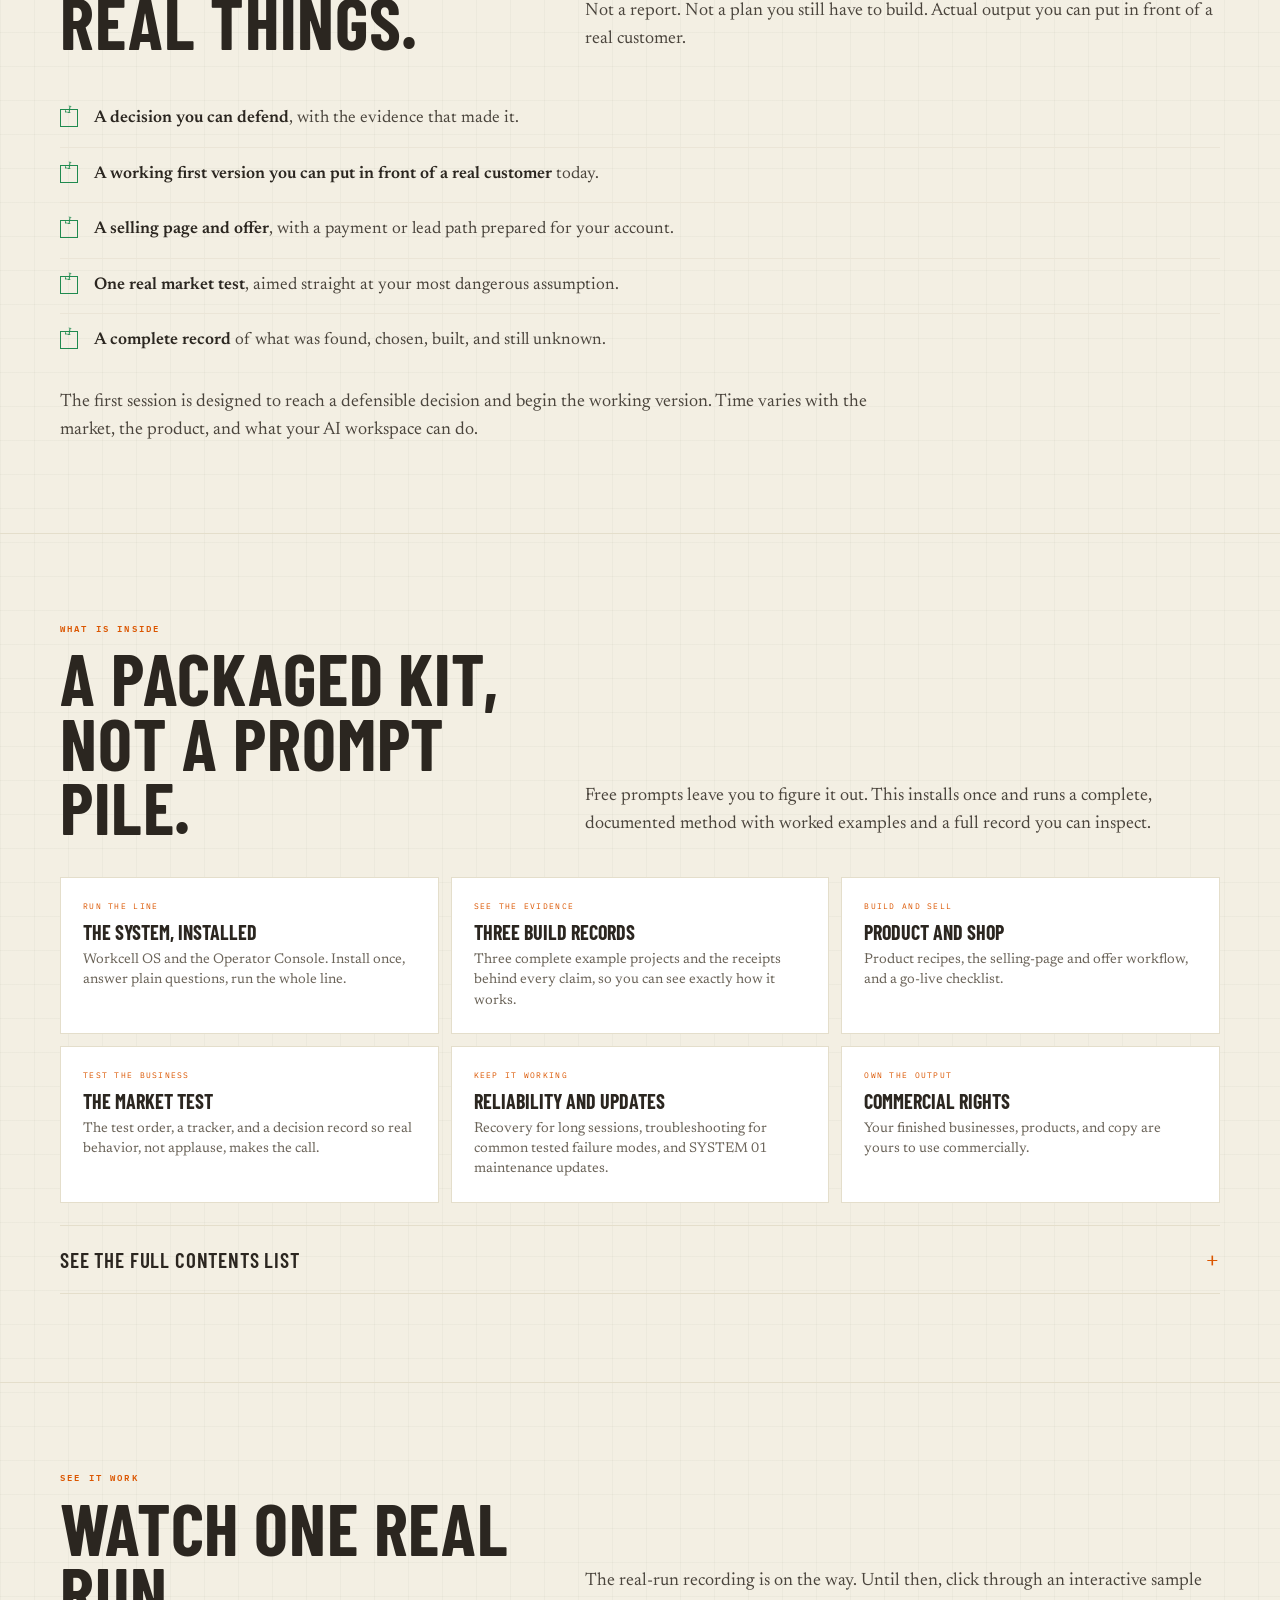
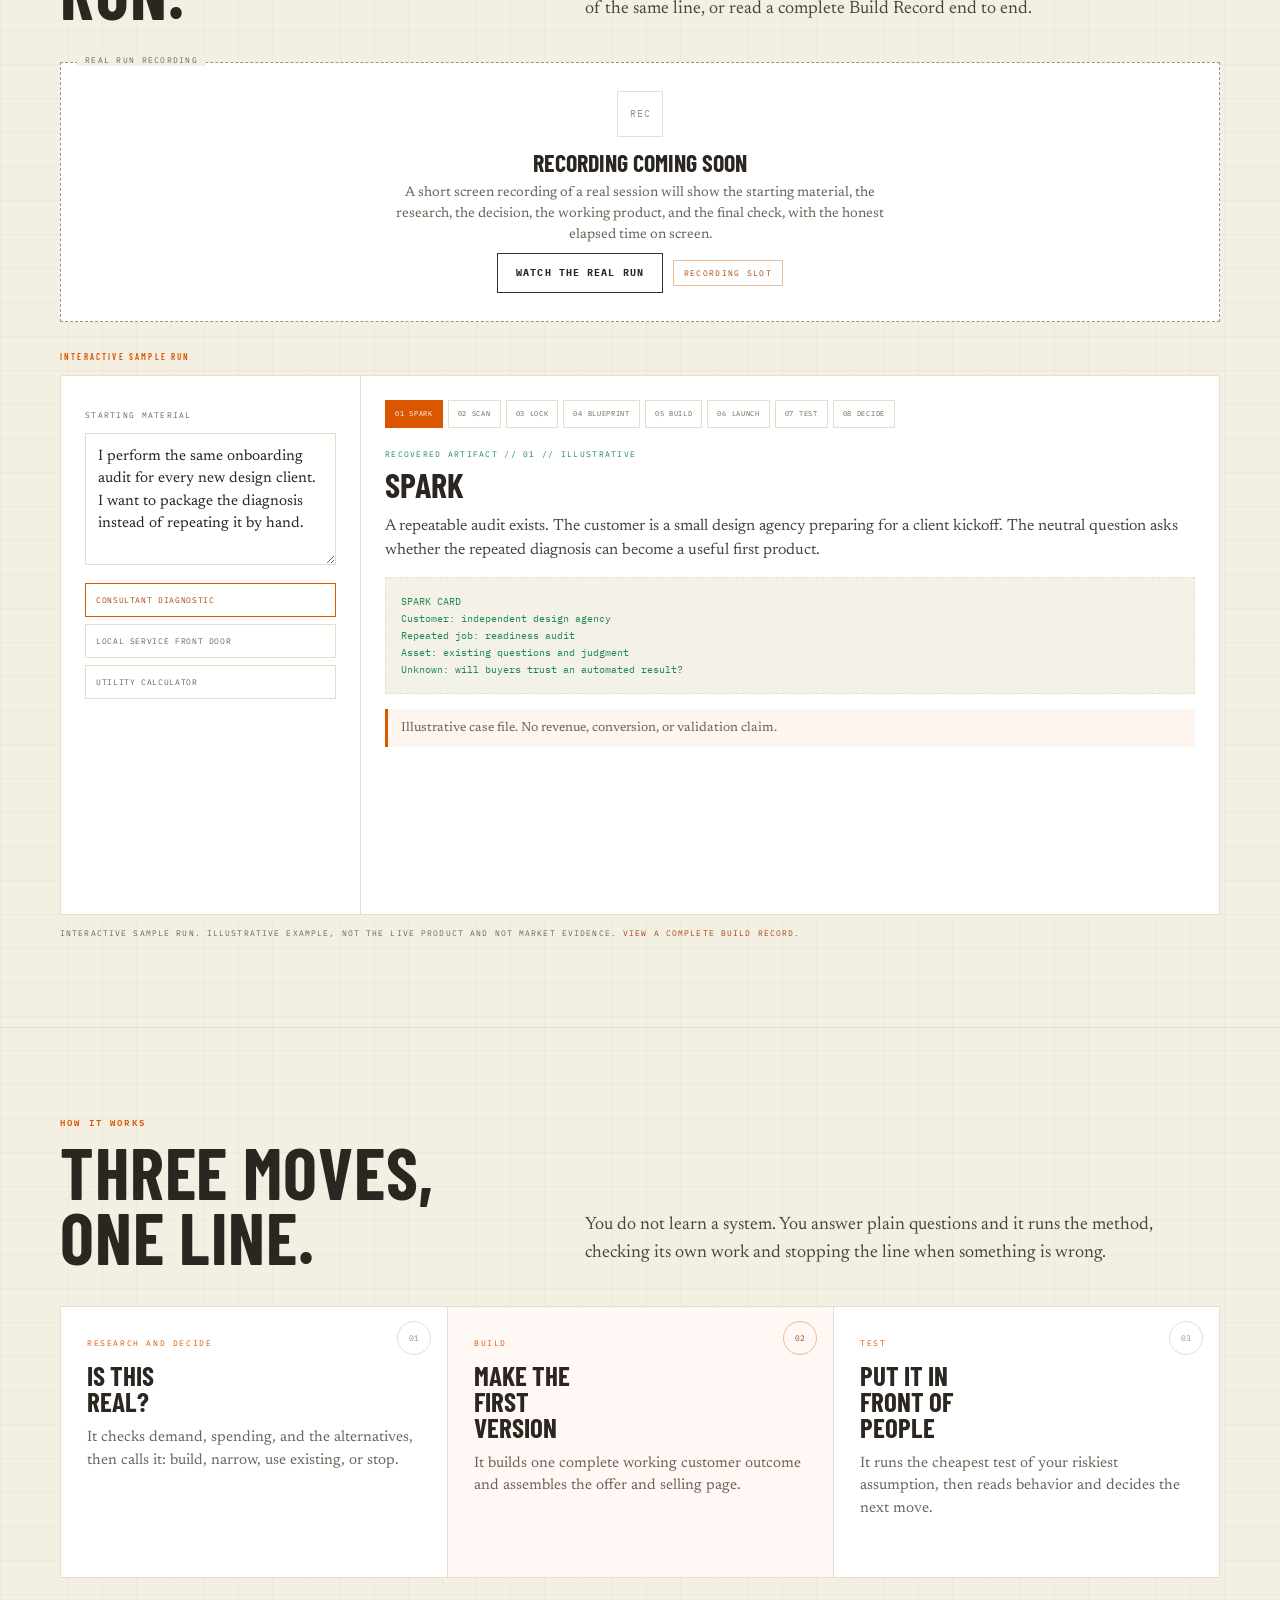
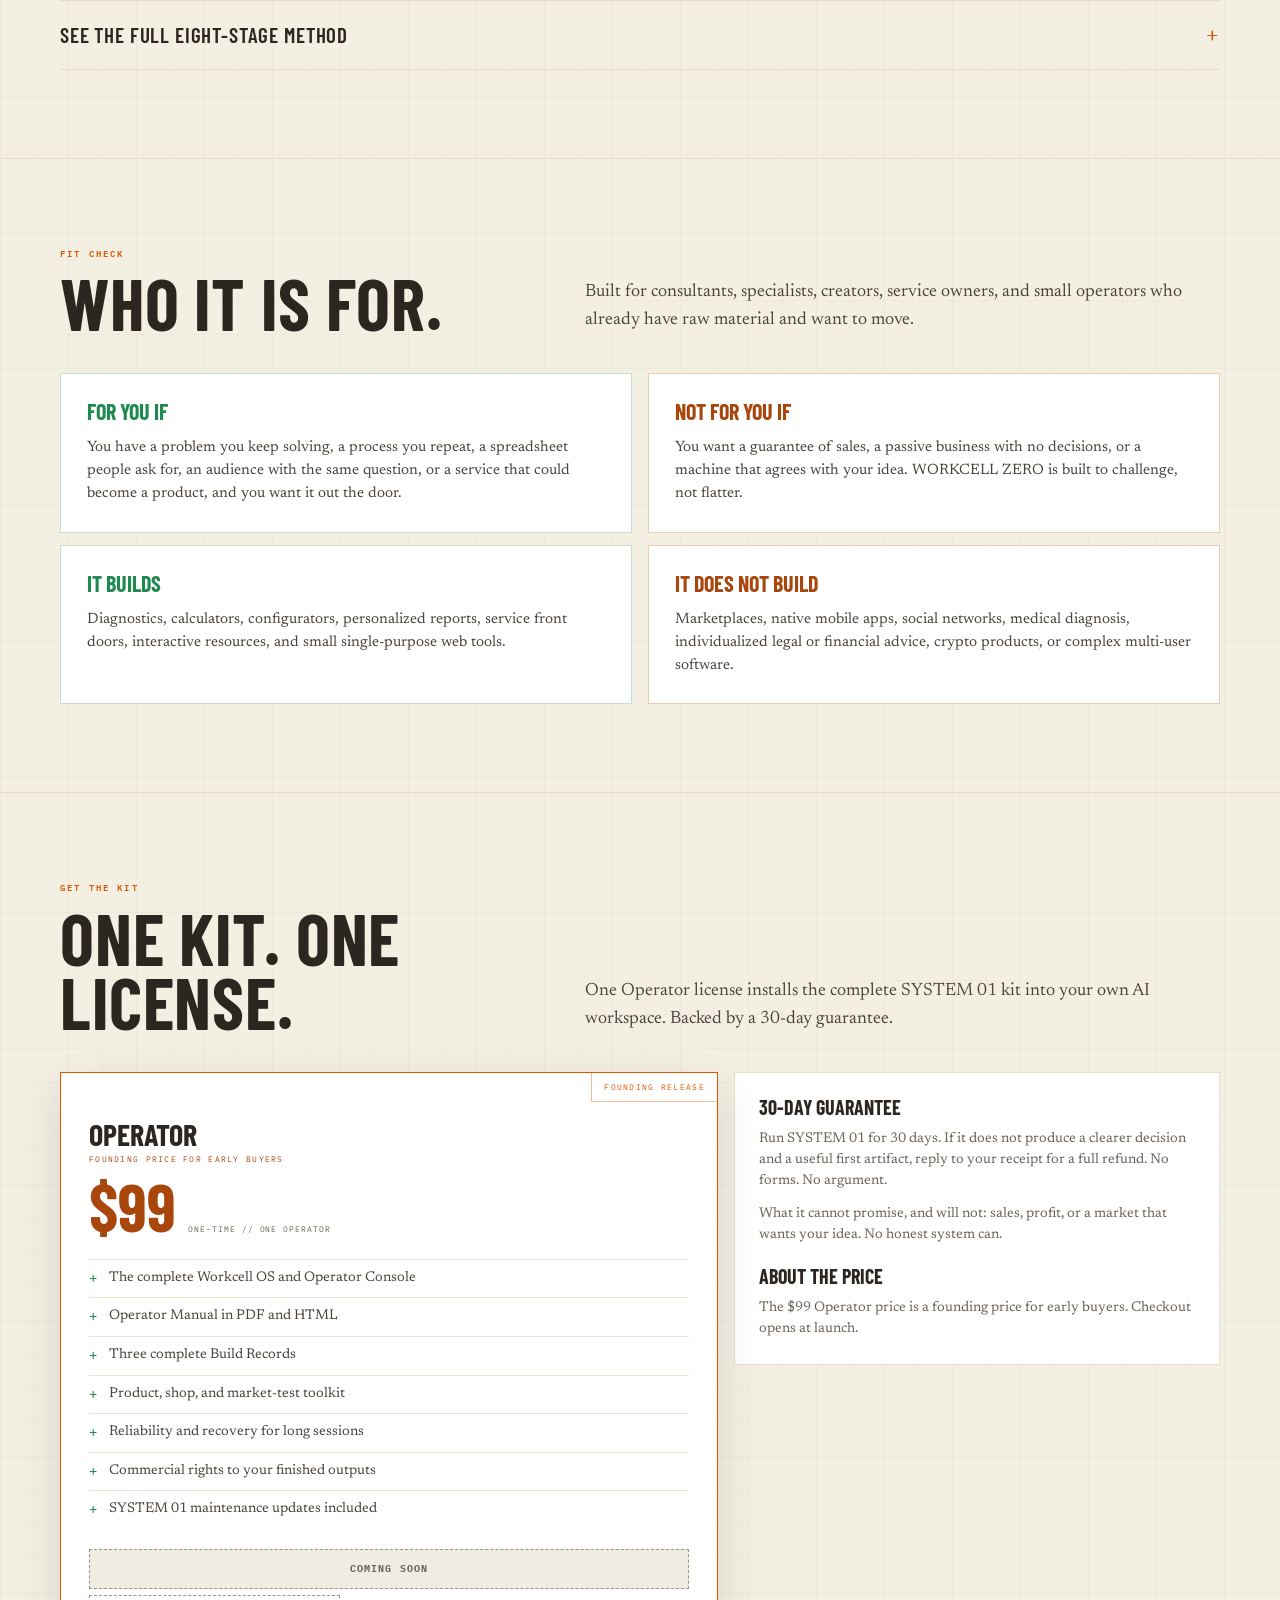
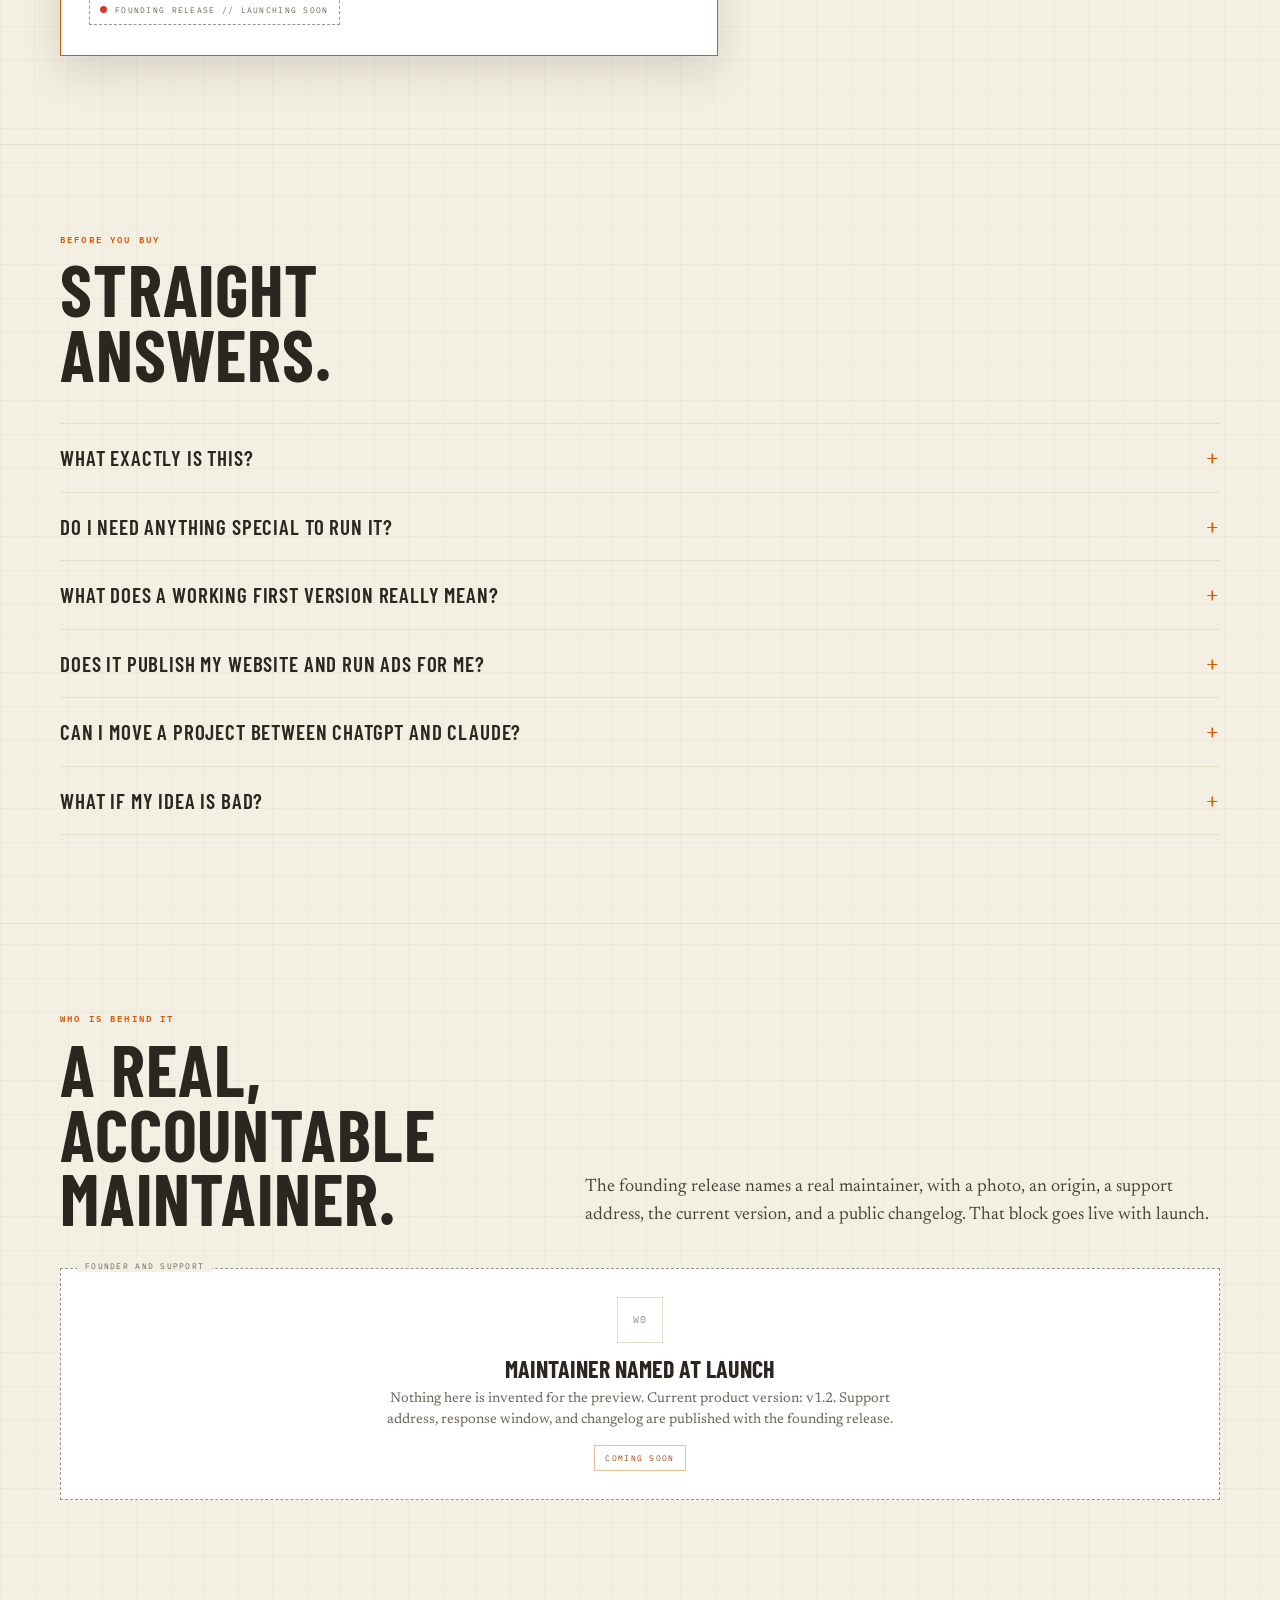
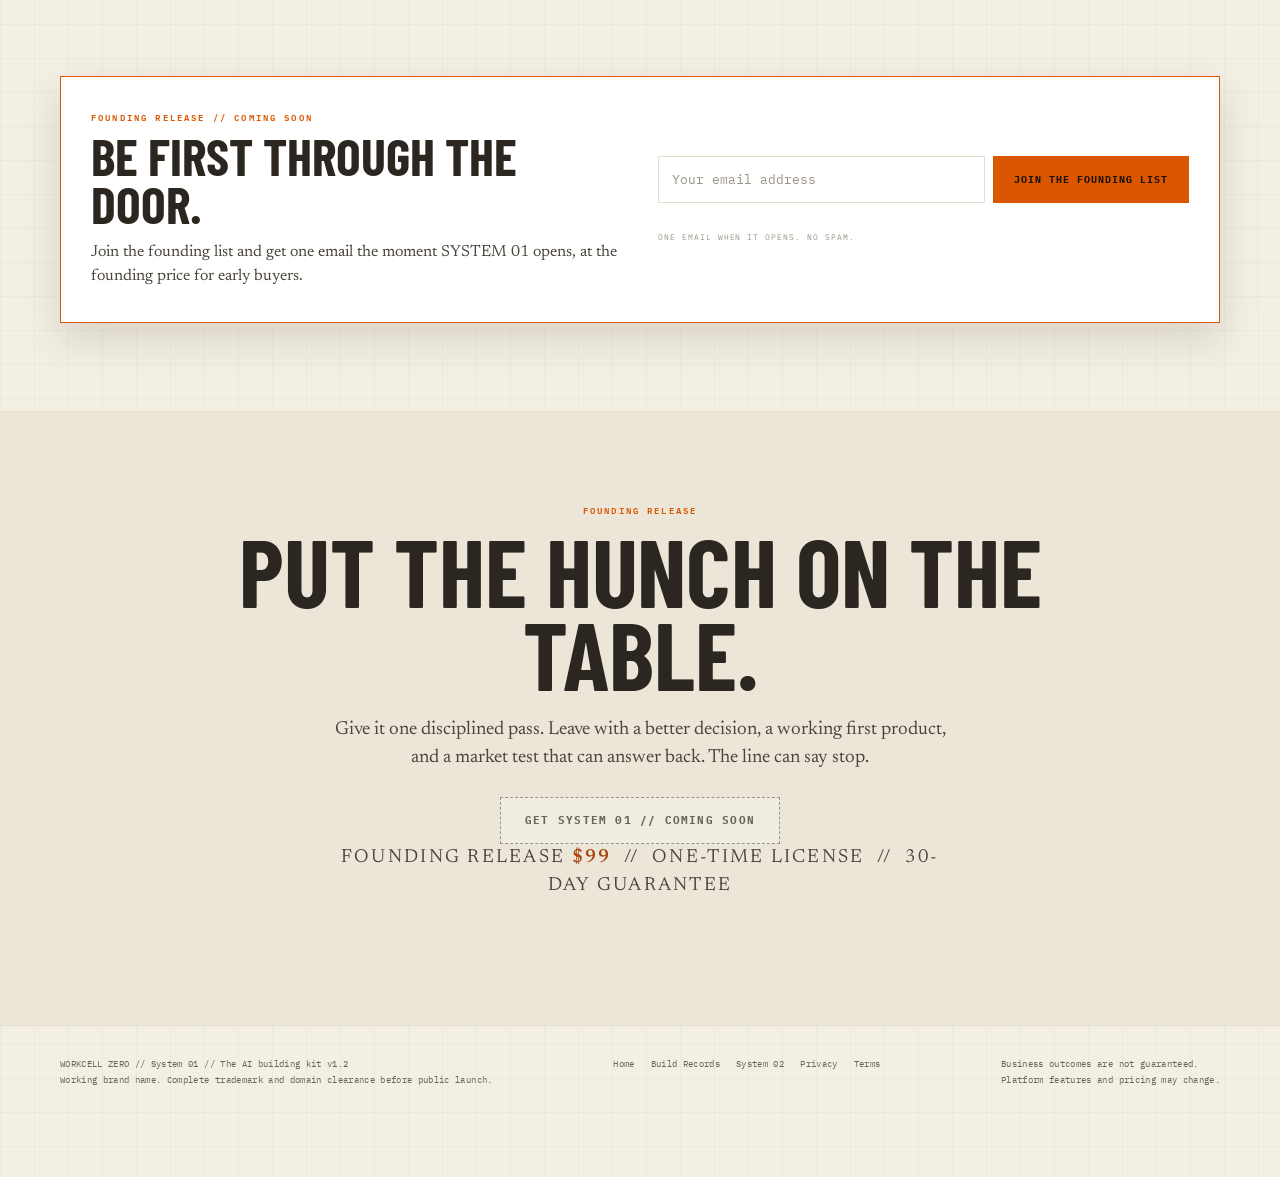
<file: system-01.html>
<!doctype html>
<html lang="en">
<head>
<meta charset="utf-8">
<script>(function(){try{var t=localStorage.getItem("wz-theme");if(t!=="light"&&t!=="dark"){t=(window.matchMedia&&window.matchMedia("(prefers-color-scheme: light)").matches)?"light":"dark";}document.documentElement.setAttribute("data-theme",t);}catch(e){document.documentElement.setAttribute("data-theme","dark");}})();</script>
<meta name="viewport" content="width=device-width,initial-scale=1">
<title>WORKCELL ZERO // SYSTEM 01 // The AI business-building kit</title>
<meta name="description" content="WORKCELL ZERO SYSTEM 01 is a full AI building-system kit you install in ChatGPT or Claude. It turns your idea into a working first product, a selling page, and one real market test, or tells you to stop. Founding release 99 dollars, coming soon.">
<link rel="canonical" href="system-01.html">
<meta property="og:type" content="product">
<meta property="og:title" content="WORKCELL ZERO // SYSTEM 01 // The AI business-building kit">
<meta property="og:description" content="Install it in ChatGPT or Claude. Idea in, a working product and a real market test out. It can also tell you to stop.">
<meta property="og:image" content="assets/og-placeholder.svg">
<meta name="twitter:card" content="summary_large_image">
<link rel="icon" href="assets/favicon.svg" type="image/svg+xml">
<link rel="icon" href="assets/favicon.png" sizes="128x128">
<link rel="stylesheet" href="assets/fonts.css">
<link rel="stylesheet" href="assets/css/site.css">
<link rel="stylesheet" href="assets/css/light-theme.css">
<script src="config.js"></script>
<script src="preview-config.js"></script>
</head>
<body>
<a class="skip" href="#main">Skip to content</a>

<header class="top">
  <div class="wrap top-in">
    <a class="brand" href="index.html" aria-label="WORKCELL ZERO home">
      <img class="mark" src="assets/workcell-zero-mark.svg" alt="" width="42" height="42">
      <span><span class="b1">WORKCELL <em>ZERO</em></span><span class="b2">System 01 // The AI building kit</span></span>
    </a>
    <div class="top-right">
      <nav class="nav" id="nav" aria-label="Primary">
      <a class="link" href="system-01.html" aria-current="page">System 01</a>
      <a class="link" href="build-records.html">Build Records</a>
      <a class="link" href="index.html#about">About</a>
      <a class="btn hot" href="#pricing">Get the kit</a>
      </nav>
      <button class="themetoggle" type="button" aria-label="Switch between light and dark theme" title="Switch theme"><svg class="i-sun" viewBox="0 0 24 24" fill="none" stroke="currentColor" stroke-width="2" aria-hidden="true"><circle cx="12" cy="12" r="4"/><path d="M12 2v2M12 20v2M4.9 4.9l1.4 1.4M17.7 17.7l1.4 1.4M2 12h2M20 12h2M4.9 19.1l1.4-1.4M17.7 6.3l1.4-1.4"/></svg><svg class="i-moon" viewBox="0 0 24 24" fill="none" stroke="currentColor" stroke-width="2" aria-hidden="true"><path d="M21 12.8A9 9 0 1 1 11.2 3a7 7 0 0 0 9.8 9.8z"/></svg></button>
      <button class="navtoggle" aria-expanded="false" aria-controls="nav">Menu</button>
    </div>
  </div>
</header>

<main id="main">

  <!-- 1. HERO -->
  <section class="wrap hero">
    <div class="hero-grid">
      <div>
        <div class="eyebrow">WORKCELL ZERO // System 01 // The complete AI business-building kit</div>
        <h1>Idea in <span class="io-arrow">&rarr;</span> working product and <span>real test</span> out.</h1>
        <p class="whatis">A <b>full AI building system you install in ChatGPT or Claude.</b> For people who already have a problem they keep solving, a process, or a spreadsheet, and want to turn it into something real, without guessing.</p>
        <div class="actions">
          <a class="btn hot large" href="#pricing">Get the kit</a>
          <a class="btn large" href="#demonstration">Watch a real run</a>
        </div>
        <p class="guar-micro">Founding release <b class="js-operator-price" style="color:var(--amber2)">$99</b> &nbsp;//&nbsp; one-time license &nbsp;//&nbsp; 30-day guarantee &nbsp;//&nbsp; <b>Coming soon</b></p>
        <p class="subline">Runs inside ChatGPT or Claude. No prompts to write.</p>
        <div class="chips">
          <span>A kit, not a prompt pile</span>
          <span>Receipts behind every decision</span>
          <span>Working first version</span>
          <span class="ok">Can say stop</span>
        </div>
      </div>
      <div class="readout" data-tag="OPERATOR CONSOLE // PREVIEW">
        <div class="screen">
          <div class="screen-rail">
            <div class="screen-logo"><img class="screen-mark" src="assets/workcell-zero-mark.svg" alt="" width="15" height="15">WORKCELL ZERO</div>
            <div class="mini-step done">01 SPARK</div>
            <div class="mini-step done">02 SCAN</div>
            <div class="mini-step live">03 LOCK</div>
            <div class="mini-step">04 BLUEPRINT</div>
            <div class="mini-step">05 BUILD</div>
            <div class="mini-step">06 LAUNCH</div>
            <div class="mini-step">07 TEST</div>
            <div class="mini-step">08 DECIDE</div>
          </div>
          <div class="screen-main">
            <div class="screen-tag">STAGE 03 // OPPORTUNITY GATE</div>
            <h3>Opportunity locked.</h3>
            <p>Existing forms collect answers but do not return a useful diagnosis. Consultants already pay for the review.</p>
            <div class="screen-card">
              <strong>Gate decision // BUILD</strong>
              <div class="signal" aria-hidden="true"></div>
              <p style="font-size:12px">Guided readiness diagnostic with an optional paid review.</p>
            </div>
            <div class="screen-foot">Product interface preview // illustrative state</div>
          </div>
        </div>
      </div>
    </div>
  </section>

  <div class="rail" aria-hidden="true"><div class="rail-track">
    <b>RESEARCH</b> // DECIDE // BUILD // SELL // TEST // DECIDE //
    <b>RESEARCH</b> // DECIDE // BUILD // SELL // TEST // DECIDE //
  </div></div>

  <!-- 2. PROBLEM -->
  <section class="wrap section">
    <div class="section-head">
      <div>
        <div class="eyebrow">The real problem</div>
        <h2>You do not have an idea problem.</h2>
      </div>
      <div class="section-copy">You have a finishing problem. The notes app is full. The spreadsheet you built is quietly excellent. People keep asking you the same question. And every attempt to turn it into a business dies in the same swamp: research you do not trust, a product that never leaves the doc, and no honest way to know if anyone would pay.</div>
    </div>
    <p class="section-copy" style="max-width:820px">An empty chat window is not a business process. It answers the question you ask, praises a weak idea, and hands you a nice mockup with no evidence that anyone cares. WORKCELL ZERO is the controlled line from a hunch to a decision, a product, a selling path, and a real test.</p>
  </section>

  <hr class="divline">

  <!-- 3. WHAT YOU LEAVE WITH (value stack) -->
  <section class="wrap section">
    <div class="section-head">
      <div>
        <div class="eyebrow">What you leave with</div>
        <h2>One pass. Five real things.</h2>
      </div>
      <div class="section-copy">Not a report. Not a plan you still have to build. Actual output you can put in front of a real customer.</div>
    </div>
    <ul class="stack">
      <li><b>A decision you can defend</b>, with the evidence that made it.</li>
      <li><b>A working first version you can put in front of a real customer</b> today.</li>
      <li><b>A selling page and offer</b>, with a payment or lead path prepared for your account.</li>
      <li><b>One real market test</b>, aimed straight at your most dangerous assumption.</li>
      <li><b>A complete record</b> of what was found, chosen, built, and still unknown.</li>
    </ul>
    <p class="section-copy" style="max-width:820px;margin-top:20px">The first session is designed to reach a defensible decision and begin the working version. Time varies with the market, the product, and what your AI workspace can do.</p>
  </section>

  <hr class="divline">

  <!-- 4. WHAT'S INSIDE THE KIT -->
  <section class="wrap section" id="inside">
    <div class="section-head">
      <div>
        <div class="eyebrow">What is inside</div>
        <h2>A packaged kit, not a prompt pile.</h2>
      </div>
      <div class="section-copy">Free prompts leave you to figure it out. This installs once and runs a complete, documented method with worked examples and a full record you can inspect.</div>
    </div>
    <div class="kit-grid">
      <div class="kit-cell"><div class="kc">Run the line</div><h4>The system, installed</h4><p>Workcell OS and the Operator Console. Install once, answer plain questions, run the whole line.</p></div>
      <div class="kit-cell"><div class="kc">See the evidence</div><h4>Three Build Records</h4><p>Three complete example projects and the receipts behind every claim, so you can see exactly how it works.</p></div>
      <div class="kit-cell"><div class="kc">Build and sell</div><h4>Product and shop</h4><p>Product recipes, the selling-page and offer workflow, and a go-live checklist.</p></div>
      <div class="kit-cell"><div class="kc">Test the business</div><h4>The market test</h4><p>The test order, a tracker, and a decision record so real behavior, not applause, makes the call.</p></div>
      <div class="kit-cell"><div class="kc">Keep it working</div><h4>Reliability and updates</h4><p>Recovery for long sessions, troubleshooting for common tested failure modes, and SYSTEM 01 maintenance updates.</p></div>
      <div class="kit-cell"><div class="kc">Own the output</div><h4>Commercial rights</h4><p>Your finished businesses, products, and copy are yours to use commercially.</p></div>
    </div>
    <div class="acc" style="margin-top:22px">
      <details class="item">
        <summary>See the full contents list</summary>
        <div class="answer">
          <div class="manifest" style="margin-top:6px">
            <div class="mrow"><span class="code">01</span><span><strong>Workcell OS</strong><small>The operating system for research, decisions, fabrication, commerce, and field readout.</small></span><span class="fmt">MD</span></div>
            <div class="mrow"><span class="code">02</span><span><strong>Operator Console</strong><small>An interactive eight-stage rail with acceptance gates, notes, and export.</small></span><span class="fmt">HTML</span></div>
            <div class="mrow"><span class="code">03</span><span><strong>Operator Manual</strong><small>A concise setup and operating manual, printable and searchable.</small></span><span class="fmt">PDF + HTML</span></div>
            <div class="mrow"><span class="code">04</span><span><strong>Three Build Records</strong><small>Diagnostic, service front door, and utility examples with no invented revenue.</small></span><span class="fmt">MD</span></div>
            <div class="mrow"><span class="code">05</span><span><strong>Final Inspection</strong><small>A go-live audit of product behavior, claims, mobile, privacy, commerce, and delivery.</small></span><span class="fmt">MD</span></div>
            <div class="mrow"><span class="code">06</span><span><strong>Work Order and Test Order</strong><small>The one-page business record and the field-test plan.</small></span><span class="fmt">MD</span></div>
            <div class="mrow"><span class="code">07</span><span><strong>Test Bench Tracker</strong><small>Behavior tracking for visits, completions, reservations, and purchases.</small></span><span class="fmt">CSV</span></div>
            <div class="mrow"><span class="code">08</span><span><strong>Setup Cards</strong><small>ChatGPT, Claude, website, domain, payment, and launch instructions.</small></span><span class="fmt">TXT + MD</span></div>
            <div class="mrow"><span class="code">09</span><span><strong>Reliability Gear</strong><small>First-run sheet, troubleshooting for the common tested failure modes, and the changelog.</small></span><span class="fmt">MD</span></div>
          </div>
        </div>
      </details>
    </div>
  </section>

  <hr class="divline">

  <!-- 5. PROOF: DEMO + SAMPLE -->
  <section class="wrap section" id="demonstration">
    <div class="section-head">
      <div>
        <div class="eyebrow">See it work</div>
        <h2>Watch one real run.</h2>
      </div>
      <div class="section-copy">The real-run recording is on the way. Until then, click through an interactive sample of the same line, or read a complete Build Record end to end.</div>
    </div>

    <div class="slot" data-demo-slot data-label="Real run recording">
      <div class="icon" aria-hidden="true">REC</div>
      <h3>Recording coming soon</h3>
      <p>A short screen recording of a real session will show the starting material, the research, the decision, the working product, and the final check, with the honest elapsed time on screen.</p>
      <a class="btn" data-demo-link href="#" hidden>Watch the real run</a>
      <span class="status">Recording slot</span>
    </div>

    <div style="margin-top:30px">
      <div class="railline" style="margin-bottom:14px"><span class="eyebrow">Interactive sample run</span></div>
      <div class="sample">
        <div class="sample-in">
          <label for="sampleIdea">Starting material</label>
          <textarea id="sampleIdea" aria-label="Starting material for the sample run"></textarea>
          <div class="presets" role="group" aria-label="Sample cases">
            <button data-case="consultant" aria-pressed="true">Consultant diagnostic</button>
            <button data-case="service" aria-pressed="false">Local service front door</button>
            <button data-case="calculator" aria-pressed="false">Utility calculator</button>
          </div>
        </div>
        <div class="sample-out">
          <div class="stage-tabs" id="sampleTabs" role="tablist" aria-label="Stages"></div>
          <div class="sample-report" id="sampleReport" aria-live="polite"></div>
        </div>
      </div>
      <p class="illus" style="margin-top:12px">Interactive sample run. Illustrative example, not the live product and not market evidence. <a href="build-records.html" style="color:var(--amber2)">View a complete Build Record</a>.</p>
    </div>
  </section>

  <hr class="divline">

  <!-- 6. HOW IT WORKS (3 plain steps + method accordion) -->
  <section class="wrap section">
    <div class="section-head">
      <div>
        <div class="eyebrow">How it works</div>
        <h2>Three moves, one line.</h2>
      </div>
      <div class="section-copy">You do not learn a system. You answer plain questions and it runs the method, checking its own work and stopping the line when something is wrong.</div>
    </div>
    <div class="outcomes">
      <article class="outcome">
        <span class="stamp">01</span><div class="step">Research and decide</div>
        <h3>Is this real?</h3>
        <p>It checks demand, spending, and the alternatives, then calls it: build, narrow, use existing, or stop.</p>
      </article>
      <article class="outcome accent">
        <span class="stamp">02</span><div class="step">Build</div>
        <h3>Make the first version</h3>
        <p>It builds one complete working customer outcome and assembles the offer and selling page.</p>
      </article>
      <article class="outcome">
        <span class="stamp">03</span><div class="step">Test</div>
        <h3>Put it in front of people</h3>
        <p>It runs the cheapest test of your riskiest assumption, then reads behavior and decides the next move.</p>
      </article>
    </div>
    <div class="acc" style="margin-top:22px">
      <details class="item">
        <summary>See the full eight-stage method</summary>
        <div class="answer">
          <p><b>SPARK.</b> Strip away the attached solution and restate the idea as one neutral research question.</p>
          <p><b>SCAN.</b> Research demand, spending, alternatives, constraints, and the evidence against the idea. Every material claim is logged with its source.</p>
          <p><b>LOCK.</b> The opportunity gate returns Build, Narrow, Use Existing, or Stop, and names the dangerous unknown.</p>
          <p><b>BLUEPRINT.</b> Compare three business shapes and select the smallest credible one.</p>
          <p><b>BUILD.</b> Build one complete customer outcome with tests. It never labels an untested artifact production-ready.</p>
          <p><b>LAUNCH.</b> Assemble the offer, the selling page, a price hypothesis, and the payment or lead path.</p>
          <p><b>TEST.</b> Run the cheapest experiment that can challenge the most dangerous assumption.</p>
          <p><b>DECIDE.</b> Read behavior, not applause. Continue, change, narrow, or stop, with the previous version preserved.</p>
          <p style="color:var(--paper)">Long sessions can drift, so the kit checks its environment, re-anchors at every stage, and can save or restore your whole project in a fresh chat. Type <span class="cmd">SHOW RECEIPTS</span> to see the evidence behind any decision. When live research is unavailable, it says so rather than inventing results.</p>
        </div>
      </details>
    </div>
  </section>

  <hr class="divline">

  <!-- 7. WHO IT IS FOR -->
  <section class="wrap section">
    <div class="section-head">
      <div>
        <div class="eyebrow">Fit check</div>
        <h2>Who it is for.</h2>
      </div>
      <div class="section-copy">Built for consultants, specialists, creators, service owners, and small operators who already have raw material and want to move.</div>
    </div>
    <div class="builds">
      <div class="buildcol yes">
        <h3>For you if</h3>
        <p>You have a problem you keep solving, a process you repeat, a spreadsheet people ask for, an audience with the same question, or a service that could become a product, and you want it out the door.</p>
      </div>
      <div class="buildcol no">
        <h3>Not for you if</h3>
        <p>You want a guarantee of sales, a passive business with no decisions, or a machine that agrees with your idea. WORKCELL ZERO is built to challenge, not flatter.</p>
      </div>
    </div>
    <div class="builds" style="margin-top:12px">
      <div class="buildcol yes">
        <h3>It builds</h3>
        <p>Diagnostics, calculators, configurators, personalized reports, service front doors, interactive resources, and small single-purpose web tools.</p>
      </div>
      <div class="buildcol no">
        <h3>It does not build</h3>
        <p>Marketplaces, native mobile apps, social networks, medical diagnosis, individualized legal or financial advice, crypto products, or complex multi-user software.</p>
      </div>
    </div>
  </section>

  <hr class="divline">

  <!-- 8. PRICE + GUARANTEE -->
  <section class="wrap section" id="pricing">
    <div class="section-head">
      <div>
        <div class="eyebrow">Get the kit</div>
        <h2>One kit. One license.</h2>
      </div>
      <div class="section-copy">One Operator license installs the complete SYSTEM 01 kit into your own AI workspace. Backed by a 30-day guarantee.</div>
    </div>
    <div class="pricebox">
      <article class="price-card">
        <div class="flag">Founding release</div>
        <h3>Operator</h3>
        <div class="hyp">Founding price for early buyers</div>
        <div class="price-amt"><span class="amt js-operator-price">$99</span><span class="per">One-time // one operator</span></div>
        <ul>
          <li>The complete Workcell OS and Operator Console</li>
          <li>Operator Manual in PDF and HTML</li>
          <li>Three complete Build Records</li>
          <li>Product, shop, and market-test toolkit</li>
          <li>Reliability and recovery for long sessions</li>
          <li>Commercial rights to your finished outputs</li>
          <li>SYSTEM 01 maintenance updates included</li>
        </ul>
        <button class="btn is-disabled block js-buy" type="button" aria-disabled="true">Coming soon</button>
        <p class="preview-tag">Founding release // launching soon</p>
      </article>
      <aside class="price-aside">
        <h4>30-day guarantee</h4>
        <p>Run SYSTEM 01 for 30 days. If it does not produce a clearer decision and a useful first artifact, reply to your receipt for a full refund. No forms. No argument.</p>
        <p style="margin-bottom:0">What it cannot promise, and will not: sales, profit, or a market that wants your idea. No honest system can.</p>
        <h4 style="margin-top:20px">About the price</h4>
        <p style="margin-bottom:0">The <span class="js-operator-price">$99</span> Operator price is a founding price for early buyers. Checkout opens at launch.</p>
      </aside>
    </div>
  </section>

  <hr class="divline">

  <!-- 9. FAQ (trimmed) -->
  <section class="wrap section" id="faq">
    <div class="section-head">
      <div>
        <div class="eyebrow">Before you buy</div>
        <h2>Straight answers.</h2>
      </div>
    </div>
    <div class="acc">
      <details class="item"><summary>What exactly is this?</summary><div class="answer">A kit you install once into a ChatGPT Project, a custom GPT, or a Claude Project. It runs an eight-stage method with evidence rules, decision gates, build standards, and recovery commands. You answer plain questions in ordinary words. No prompts to write.</div></details>
      <details class="item"><summary>Do I need anything special to run it?</summary><div class="answer">Full mode uses current web research and file or artifact creation. A boot check tests your account first and tells you what is available. When something is missing, it enters a reduced mode rather than inventing results.</div></details>
      <details class="item"><summary>What does a working first version really mean?</summary><div class="answer">A complete single journey a real customer could use today: real inputs, real logic, a real result, and a next step. It is a working first version you can put in front of a real customer, not production infrastructure. The final check shows what works, what is simulated, and what is left to do.</div></details>
      <details class="item"><summary>Does it publish my website and run ads for me?</summary><div class="answer">No. It assembles the publish-ready package: page copy, files or artifact, offer, price hypothesis, payment or lead steps, and a go-live checklist. Connecting your domain, checkout, and taxes stays with you, with exact steps provided.</div></details>
      <details class="item"><summary>Can I move a project between ChatGPT and Claude?</summary><div class="answer">You can move the project state. It prints a structured, versioned block that restores in a fresh ChatGPT or Claude conversation. Platform-specific artifacts, files, or canvases may need to be reopened or rebuilt in the destination workspace.</div></details>
      <details class="item"><summary>What if my idea is bad?</summary><div class="answer">Then you find out during the first session, with receipts, instead of six months from now. A clean stop is a successful outcome, and the 30-day guarantee still applies.</div></details>
    </div>
  </section>

  <hr class="divline">

  <!-- 10. FOUNDER / SUPPORT SLOT -->
  <section class="wrap section" id="founder">
    <div class="section-head">
      <div>
        <div class="eyebrow">Who is behind it</div>
        <h2>A real, accountable maintainer.</h2>
      </div>
      <div class="section-copy">The founding release names a real maintainer, with a photo, an origin, a support address, the current version, and a public changelog. That block goes live with launch.</div>
    </div>
    <div class="slot" data-label="Founder and support">
      <div class="icon" aria-hidden="true">W0</div>
      <h3 data-founder-name>Maintainer named at launch</h3>
      <p>Nothing here is invented for the preview. Current product version: <span class="js-version">v1.2</span>. Support address, response window, and changelog are published with the founding release.<span data-support-pending></span></p>
      <span class="status">Coming soon</span>
    </div>
  </section>

  <!-- FOUNDING LIST CAPTURE -->
  <section class="wrap section" id="join">
    <div class="joinband">
      <div class="jl">
        <div class="eyebrow">Founding release // coming soon</div>
        <h2>Be first through the door.</h2>
        <p>Join the founding list and get one email the moment SYSTEM 01 opens, at the founding price for early buyers.</p>
      </div>
      <form class="flist-wrap" data-founding-list data-source="join-band" novalidate>
        <div class="flist">
          <label class="sr-only" for="fl-email-band">Email address</label>
          <input id="fl-email-band" type="email" name="email" placeholder="Your email address" autocomplete="email" required>
          <input class="hp" type="text" name="company" tabindex="-1" autocomplete="off" aria-hidden="true">
          <button type="submit">Join the founding list</button>
        </div>
        <p class="flist-status" data-flist-status role="status" aria-live="polite"></p>
        <p class="flist-fine">One email when it opens. No spam.</p>
      </form>
    </div>
  </section>

</main>

<!-- 11. FINAL CTA -->
<section class="final">
  <div class="wrap">
    <div class="eyebrow">Founding release</div>
    <h2>Put the hunch on the table.</h2>
    <p>Give it one disciplined pass. Leave with a better decision, a working first product, and a market test that can answer back. The line can say stop.</p>
    <button class="btn hot large is-disabled js-buy" type="button" aria-disabled="true">Get System 01 // Coming soon</button>
    <p class="guar-micro" style="text-align:center">Founding release <b class="js-operator-price" style="color:var(--amber2)">$99</b> &nbsp;//&nbsp; one-time license &nbsp;//&nbsp; 30-day guarantee</p>
  </div>
</section>

<footer class="footer">
  <div class="wrap footer-row">
    <div>WORKCELL ZERO // System 01 // The AI building kit <span class="js-version">v1.2</span><br>Working brand name. Complete trademark and domain clearance before public launch.</div>
    <div class="fnav">
      <a href="index.html">Home</a>
      <a href="build-records.html">Build Records</a>
      <a href="system-02.html">System 02</a>
      <a href="privacy.html">Privacy</a>
      <a href="terms.html">Terms</a>
    </div>
    <div>Business outcomes are not guaranteed.<br>Platform features and pricing may change.</div>
  </div>
</footer>

<a class="sticky-cta" href="#pricing"><span>Get System 01 // Founding <span class="js-operator-price">$99</span></span><span>Coming soon</span></a>

<div class="modal" id="previewModal" aria-hidden="true" role="dialog" aria-modal="true" aria-labelledby="pmTitle">
  <div class="modal-box">
    <h3 id="pmTitle">Coming soon</h3>
    <p>WORKCELL ZERO // SYSTEM 01 is launching soon. Checkout is not open yet, so nothing can be purchased right now.</p>
    <p>Join the founding list and get one email the moment it opens, at the founding price for early buyers.</p>
    <form class="flist-wrap" data-founding-list data-source="coming-soon-modal" novalidate>
      <div class="flist">
        <label class="sr-only" for="fl-email-modal">Email address</label>
        <input id="fl-email-modal" type="email" name="email" placeholder="Your email address" autocomplete="email" required>
        <input class="hp" type="text" name="company" tabindex="-1" autocomplete="off" aria-hidden="true">
        <button type="submit">Join the founding list</button>
      </div>
      <p class="flist-status" data-flist-status role="status" aria-live="polite"></p>
    </form>
    <div class="modal-actions">
      <button class="btn" id="closeModal" type="button">Close</button>
      <a class="btn" href="build-records.html">View a complete Build Record</a>
    </div>
  </div>
</div>

<script src="assets/js/sample-data.js"></script>
<script src="assets/js/site.js" defer></script>
<script src="assets/js/founding-list.js" defer></script>
</body>
</html>
</file>
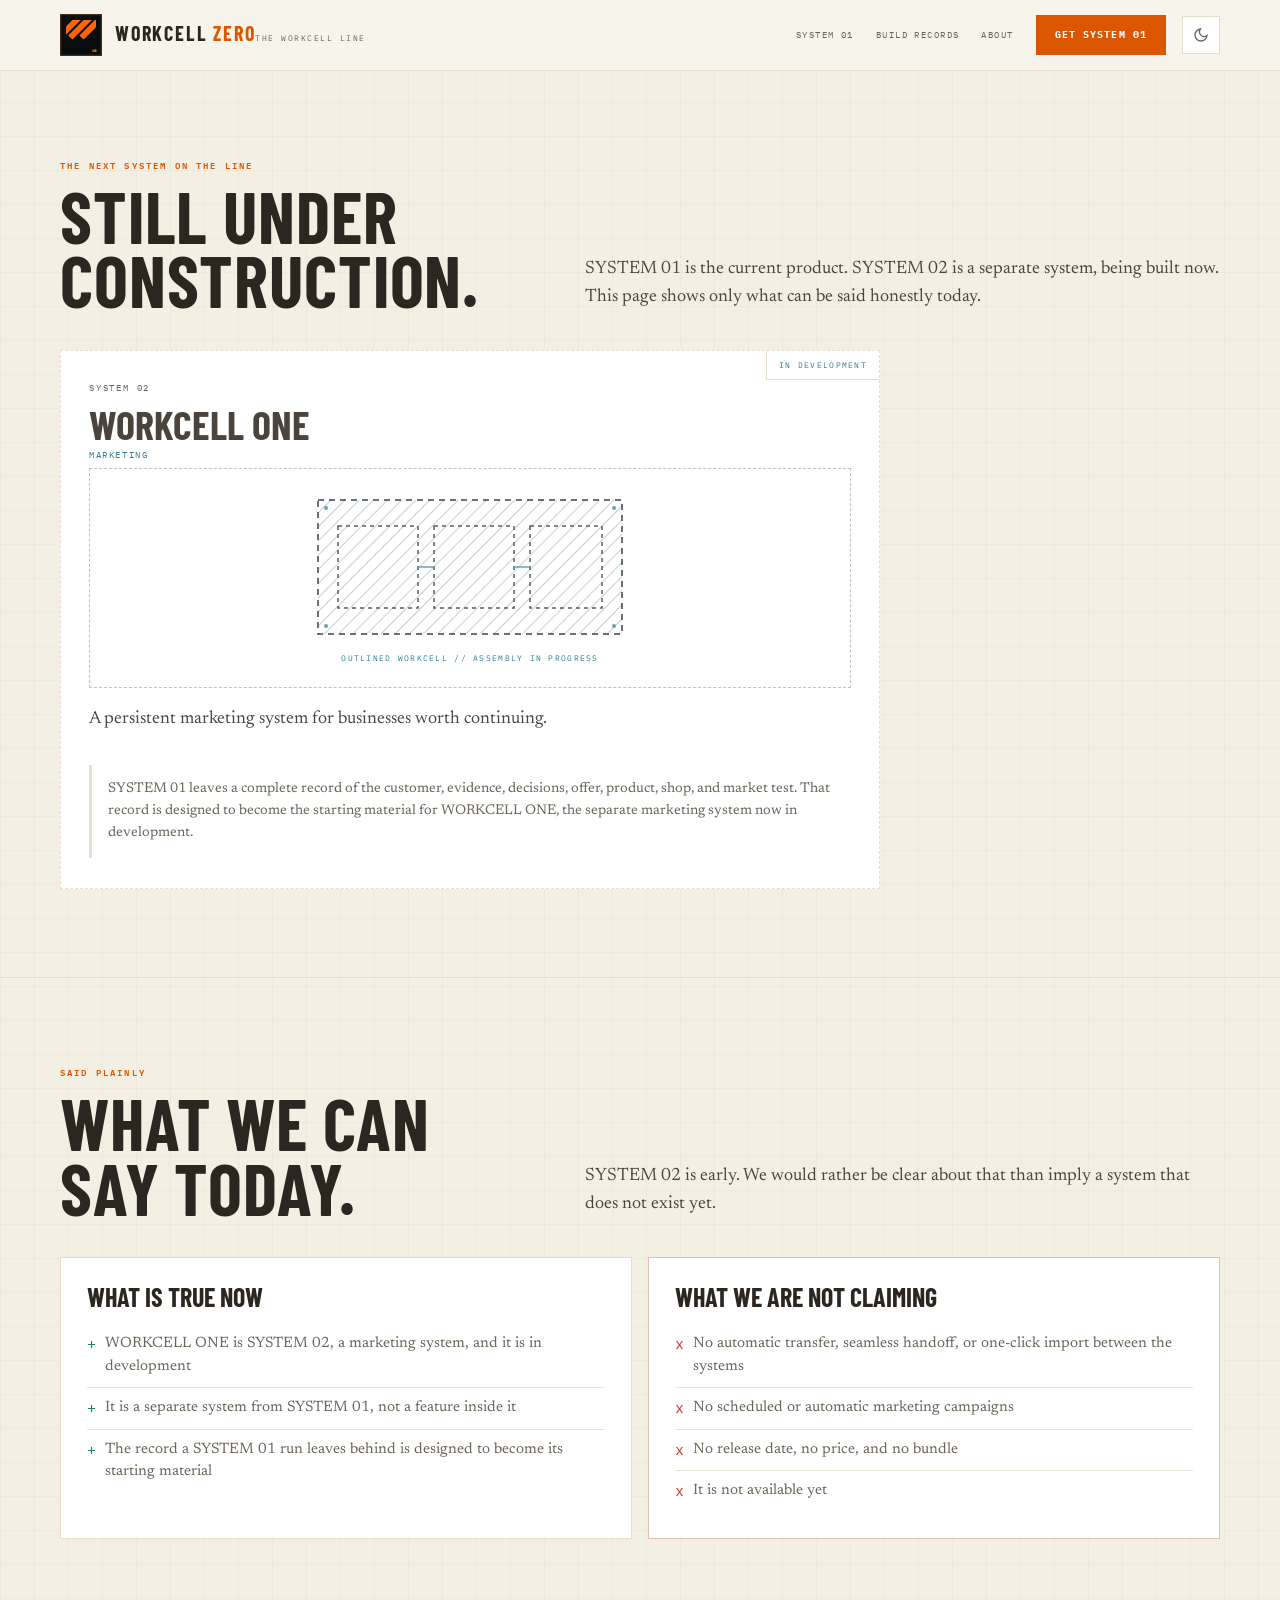
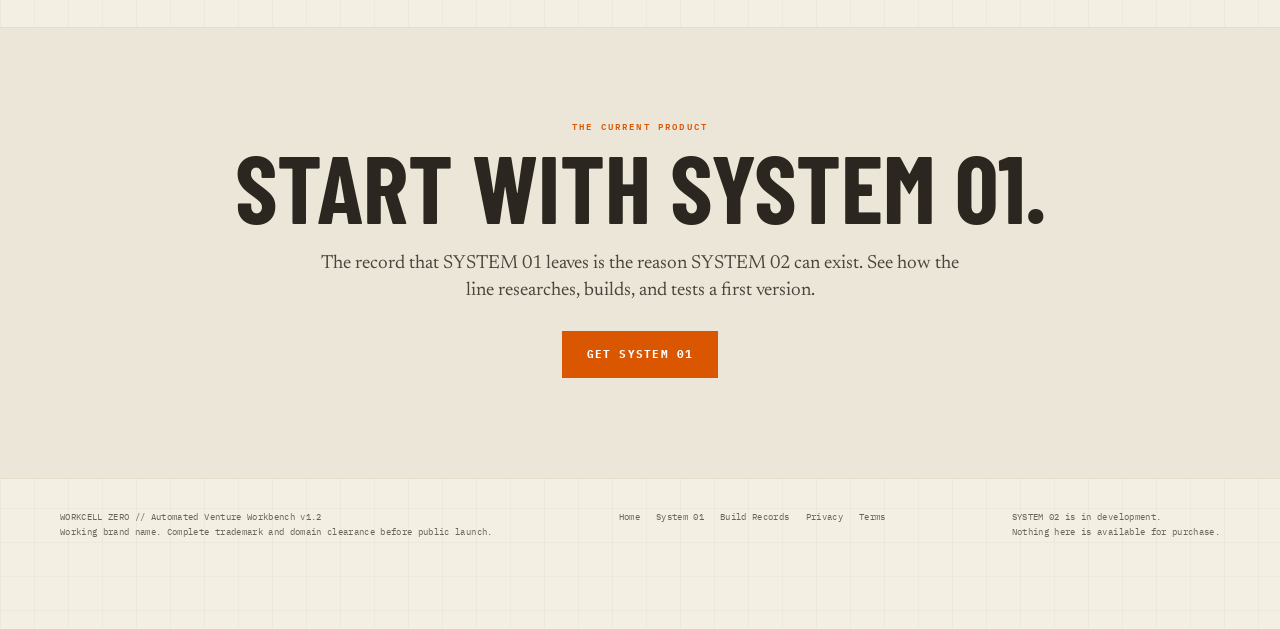
<file: system-02.html>
<!doctype html>
<html lang="en">
<head>
<meta charset="utf-8">
<script>(function(){try{var t=localStorage.getItem("wz-theme");if(t!=="light"&&t!=="dark"){t=(window.matchMedia&&window.matchMedia("(prefers-color-scheme: light)").matches)?"light":"dark";}document.documentElement.setAttribute("data-theme",t);}catch(e){document.documentElement.setAttribute("data-theme","dark");}})();</script>
<meta name="viewport" content="width=device-width,initial-scale=1">
<title>WORKCELL ONE // SYSTEM 02 // In development</title>
<meta name="description" content="WORKCELL ONE is SYSTEM 02, a persistent marketing system for businesses worth continuing. It is in development. The record a SYSTEM 01 run leaves behind is designed to become its starting material.">
<link rel="canonical" href="system-02.html">
<meta property="og:type" content="website">
<meta property="og:title" content="WORKCELL ONE // SYSTEM 02 // In development">
<meta property="og:description" content="A persistent marketing system for businesses worth continuing. Status: in development.">
<meta property="og:image" content="assets/og-placeholder.svg">
<meta name="twitter:card" content="summary_large_image">
<link rel="icon" href="assets/favicon.svg" type="image/svg+xml">
<link rel="icon" href="assets/favicon.png" sizes="128x128">
<link rel="stylesheet" href="assets/fonts.css">
<link rel="stylesheet" href="assets/css/site.css">
<link rel="stylesheet" href="assets/css/light-theme.css">
<script src="config.js"></script>
<script src="preview-config.js"></script>
</head>
<body>
<a class="skip" href="#main">Skip to content</a>

<header class="top">
  <div class="wrap top-in">
    <a class="brand" href="index.html" aria-label="WORKCELL ZERO home">
      <img class="mark" src="assets/workcell-zero-mark.svg" alt="" width="42" height="42">
      <span><span class="b1">WORKCELL <em>ZERO</em></span><span class="b2">The WORKCELL line</span></span>
    </a>
    <div class="top-right">
      <nav class="nav" id="nav" aria-label="Primary">
      <a class="link" href="system-01.html">System 01</a>
      <a class="link" href="build-records.html">Build Records</a>
      <a class="link" href="index.html#about">About</a>
      <a class="btn hot" href="system-01.html">Get System 01</a>
      </nav>
      <button class="themetoggle" type="button" aria-label="Switch between light and dark theme" title="Switch theme"><svg class="i-sun" viewBox="0 0 24 24" fill="none" stroke="currentColor" stroke-width="2" aria-hidden="true"><circle cx="12" cy="12" r="4"/><path d="M12 2v2M12 20v2M4.9 4.9l1.4 1.4M17.7 17.7l1.4 1.4M2 12h2M20 12h2M4.9 19.1l1.4-1.4M17.7 6.3l1.4-1.4"/></svg><svg class="i-moon" viewBox="0 0 24 24" fill="none" stroke="currentColor" stroke-width="2" aria-hidden="true"><path d="M21 12.8A9 9 0 1 1 11.2 3a7 7 0 0 0 9.8 9.8z"/></svg></button>
      <button class="navtoggle" aria-expanded="false" aria-controls="nav">Menu</button>
    </div>
  </div>
</header>

<main id="main">

  <section class="wrap section">
    <div class="section-head">
      <div>
        <div class="eyebrow">The next system on the line</div>
        <h2>Still under construction.</h2>
      </div>
      <div class="section-copy">SYSTEM 01 is the current product. SYSTEM 02 is a separate system, being built now. This page shows only what can be said honestly today.</div>
    </div>

    <!-- Blueprint / unfinished plate. No fake screenshot. -->
    <div class="plate blueprint" style="max-width:820px">
      <div class="status">In development</div>
      <div class="sysno">System 02</div>
      <h3>WORKCELL ONE</h3>
      <div class="role">Marketing</div>
      <div class="blueprint-frame" aria-label="Outlined workcell under construction" style="min-height:220px">
        <svg viewBox="0 0 320 150" width="100%" height="150" role="img" aria-label="Blueprint outline of an unfinished workcell">
          <defs>
            <pattern id="hatch" width="10" height="10" patternTransform="rotate(45)" patternUnits="userSpaceOnUse">
              <line x1="0" y1="0" x2="0" y2="10" stroke="#2a3a40" stroke-width="1"/>
            </pattern>
          </defs>
          <rect x="8" y="8" width="304" height="134" fill="url(#hatch)" opacity="0.5"/>
          <rect x="8" y="8" width="304" height="134" fill="none" stroke="#34474d" stroke-width="1.5" stroke-dasharray="6 5"/>
          <rect x="28" y="34" width="80" height="82" fill="none" stroke="#4d6169" stroke-width="1.5" stroke-dasharray="4 4"/>
          <rect x="124" y="34" width="80" height="82" fill="none" stroke="#4d6169" stroke-width="1.5" stroke-dasharray="4 4"/>
          <rect x="220" y="34" width="72" height="82" fill="none" stroke="#4d6169" stroke-width="1.5" stroke-dasharray="4 4"/>
          <line x1="108" y1="75" x2="124" y2="75" stroke="#63a4b8" stroke-width="1.5"/>
          <line x1="204" y1="75" x2="220" y2="75" stroke="#63a4b8" stroke-width="1.5"/>
          <circle cx="16" cy="16" r="2" fill="#63a4b8"/>
          <circle cx="304" cy="16" r="2" fill="#63a4b8"/>
          <circle cx="16" cy="134" r="2" fill="#63a4b8"/>
          <circle cx="304" cy="134" r="2" fill="#63a4b8"/>
        </svg>
        <div class="grid-note" style="margin-top:10px">Outlined workcell // assembly in progress</div>
      </div>
      <p style="font-size:18px;color:var(--paper)">A persistent marketing system for businesses worth continuing.</p>
      <div class="continuity">SYSTEM 01 leaves a complete record of the customer, evidence, decisions, offer, product, shop, and market test. That record is designed to become the starting material for WORKCELL ONE, the separate marketing system now in development.</div>
    </div>
  </section>

  <hr class="divline">

  <section class="wrap section">
    <div class="section-head">
      <div>
        <div class="eyebrow">Said plainly</div>
        <h2>What we can say today.</h2>
      </div>
      <div class="section-copy">SYSTEM 02 is early. We would rather be clear about that than imply a system that does not exist yet.</div>
    </div>
    <div class="trust">
      <div class="trust-panel">
        <h3>What is true now</h3>
        <ul>
          <li>WORKCELL ONE is SYSTEM 02, a marketing system, and it is in development</li>
          <li>It is a separate system from SYSTEM 01, not a feature inside it</li>
          <li>The record a SYSTEM 01 run leaves behind is designed to become its starting material</li>
        </ul>
      </div>
      <div class="trust-panel red">
        <h3>What we are not claiming</h3>
        <ul>
          <li>No automatic transfer, seamless handoff, or one-click import between the systems</li>
          <li>No scheduled or automatic marketing campaigns</li>
          <li>No release date, no price, and no bundle</li>
          <li>It is not available yet</li>
        </ul>
      </div>
    </div>
  </section>

</main>

<section class="final">
  <div class="wrap">
    <div class="eyebrow">The current product</div>
    <h2>Start with System 01.</h2>
    <p>The record that SYSTEM 01 leaves is the reason SYSTEM 02 can exist. See how the line researches, builds, and tests a first version.</p>
    <a class="btn hot large" href="system-01.html">Get System 01</a>
  </div>
</section>

<footer class="footer">
  <div class="wrap footer-row">
    <div>WORKCELL ZERO // Automated Venture Workbench <span class="js-version">v1.2</span><br>Working brand name. Complete trademark and domain clearance before public launch.</div>
    <div class="fnav">
      <a href="index.html">Home</a>
      <a href="system-01.html">System 01</a>
      <a href="build-records.html">Build Records</a>
      <a href="privacy.html">Privacy</a>
      <a href="terms.html">Terms</a>
    </div>
    <div>SYSTEM 02 is in development.<br>Nothing here is available for purchase.</div>
  </div>
</footer>

<script src="assets/js/site.js" defer></script>
</body>
</html>
</file>
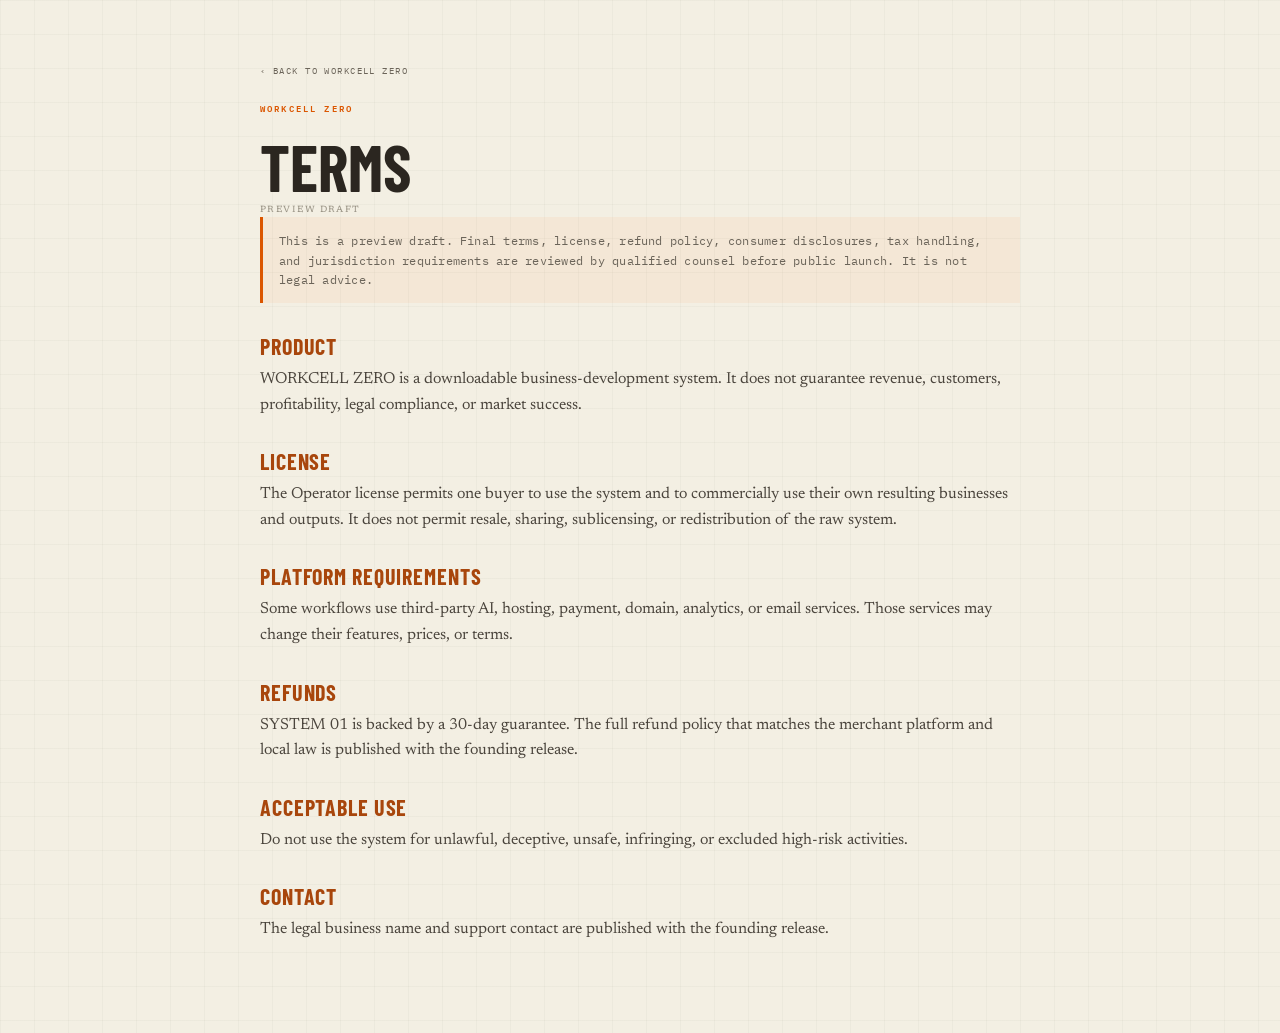
<file: terms.html>
<!doctype html>
<html lang="en">
<head>
<meta charset="utf-8">
<script>(function(){try{var t=localStorage.getItem("wz-theme");if(t!=="light"&&t!=="dark"){t=(window.matchMedia&&window.matchMedia("(prefers-color-scheme: light)").matches)?"light":"dark";}document.documentElement.setAttribute("data-theme",t);}catch(e){document.documentElement.setAttribute("data-theme","dark");}})();</script>
<meta name="viewport" content="width=device-width,initial-scale=1">
<title>Terms // WORKCELL ZERO</title>
<meta name="description" content="Terms for WORKCELL ZERO. Preview draft, pending final legal review before public launch.">
<meta name="robots" content="noindex">
<link rel="icon" href="assets/favicon.svg" type="image/svg+xml">
<link rel="icon" href="assets/favicon.png" sizes="128x128">
<link rel="stylesheet" href="assets/fonts.css">
<link rel="stylesheet" href="assets/css/site.css">
<link rel="stylesheet" href="assets/css/light-theme.css">
</head>
<body>
<main class="legal">
  <a class="back" href="index.html">&lsaquo; Back to WORKCELL ZERO</a>
  <div class="eyebrow" style="margin-top:22px">WORKCELL ZERO</div>
  <h1>Terms</h1>
  <p class="updated">Preview draft</p>

  <p class="notice">This is a preview draft. Final terms, license, refund policy, consumer disclosures, tax handling, and jurisdiction requirements are reviewed by qualified counsel before public launch. It is not legal advice.</p>

  <h2>Product</h2>
  <p>WORKCELL ZERO is a downloadable business-development system. It does not guarantee revenue, customers, profitability, legal compliance, or market success.</p>

  <h2>License</h2>
  <p>The Operator license permits one buyer to use the system and to commercially use their own resulting businesses and outputs. It does not permit resale, sharing, sublicensing, or redistribution of the raw system.</p>

  <h2>Platform requirements</h2>
  <p>Some workflows use third-party AI, hosting, payment, domain, analytics, or email services. Those services may change their features, prices, or terms.</p>

  <h2>Refunds</h2>
  <p>SYSTEM 01 is backed by a 30-day guarantee. The full refund policy that matches the merchant platform and local law is published with the founding release.</p>

  <h2>Acceptable use</h2>
  <p>Do not use the system for unlawful, deceptive, unsafe, infringing, or excluded high-risk activities.</p>

  <h2>Contact</h2>
  <p>The legal business name and support contact are published with the founding release.</p>
</main>
</body>
</html>
</file>
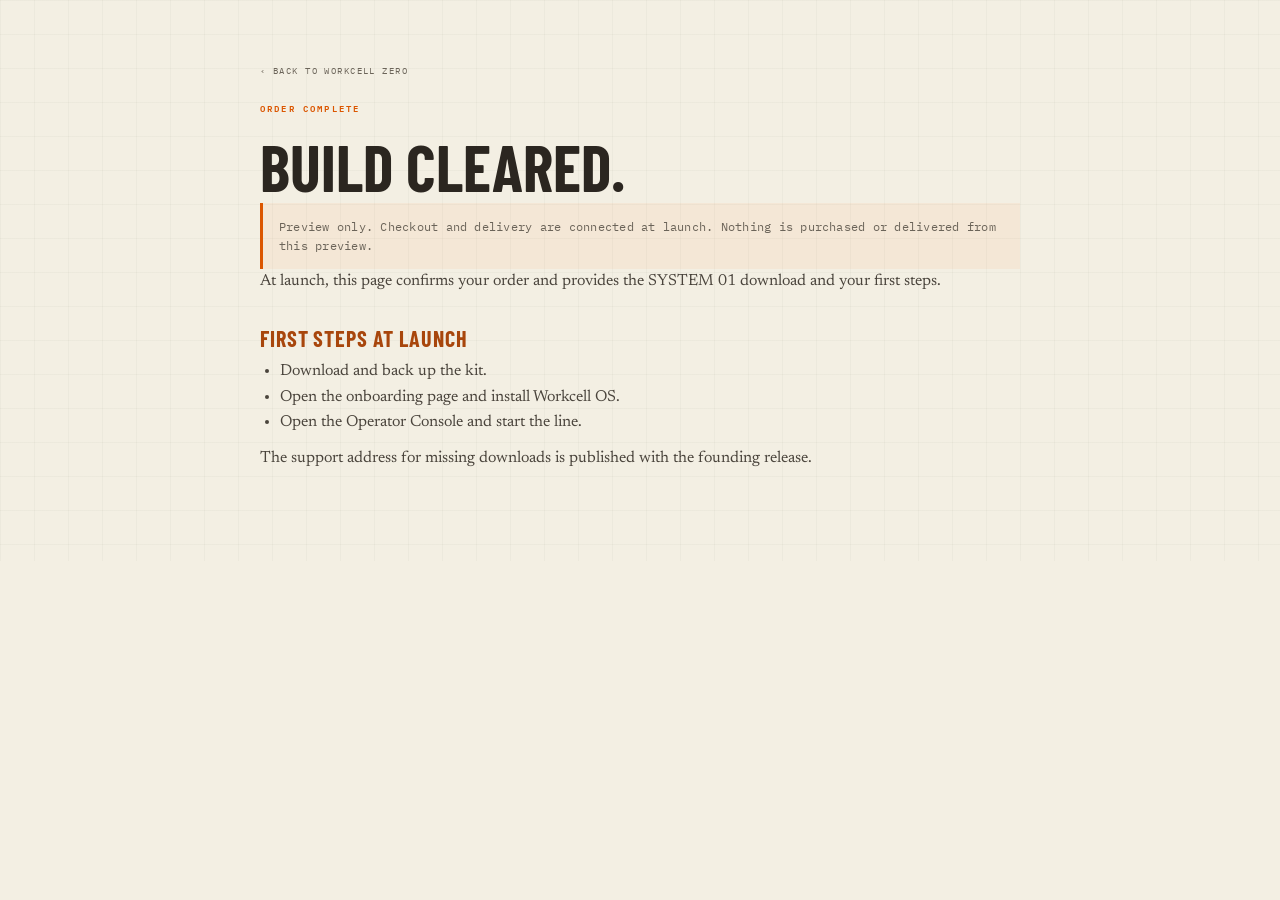
<file: thank-you.html>
<!doctype html>
<html lang="en">
<head>
<meta charset="utf-8">
<script>(function(){try{var t=localStorage.getItem("wz-theme");if(t!=="light"&&t!=="dark"){t=(window.matchMedia&&window.matchMedia("(prefers-color-scheme: light)").matches)?"light":"dark";}document.documentElement.setAttribute("data-theme",t);}catch(e){document.documentElement.setAttribute("data-theme","dark");}})();</script>
<meta name="viewport" content="width=device-width,initial-scale=1">
<title>Thank you // WORKCELL ZERO</title>
<meta name="description" content="Post-purchase page for WORKCELL ZERO. Connected at launch.">
<meta name="robots" content="noindex">
<link rel="icon" href="assets/favicon.svg" type="image/svg+xml">
<link rel="icon" href="assets/favicon.png" sizes="128x128">
<link rel="stylesheet" href="assets/fonts.css">
<link rel="stylesheet" href="assets/css/site.css">
<link rel="stylesheet" href="assets/css/light-theme.css">
</head>
<body>
<main class="legal">
  <a class="back" href="index.html">&lsaquo; Back to WORKCELL ZERO</a>
  <div class="eyebrow" style="margin-top:22px">Order complete</div>
  <h1>Build cleared.</h1>
  <p class="notice">Preview only. Checkout and delivery are connected at launch. Nothing is purchased or delivered from this preview.</p>
  <p>At launch, this page confirms your order and provides the SYSTEM 01 download and your first steps.</p>
  <h2>First steps at launch</h2>
  <ul>
    <li>Download and back up the kit.</li>
    <li>Open the onboarding page and install Workcell OS.</li>
    <li>Open the Operator Console and start the line.</li>
  </ul>
  <p>The support address for missing downloads is published with the founding release.</p>
</main>
</body>
</html>
</file>
<file: assets/fonts.css>
/* WORKCELL local brand fonts. Latin subset. Self hosted, no remote requests. */
@font-face{font-family:'Barlow Condensed';font-style:normal;font-weight:600;font-display:swap;src:url('fonts/barlow-condensed-600.woff2') format('woff2');unicode-range:U+0000-00FF,U+0131,U+0152-0153,U+02BB-02BC,U+02C6,U+02DA,U+02DC,U+0304,U+0308,U+0329,U+2000-206F,U+20AC,U+2122,U+2191,U+2193,U+2212,U+2215,U+FEFF,U+FFFD;}
@font-face{font-family:'Barlow Condensed';font-style:normal;font-weight:700;font-display:swap;src:url('fonts/barlow-condensed-700.woff2') format('woff2');unicode-range:U+0000-00FF,U+0131,U+0152-0153,U+02BB-02BC,U+02C6,U+02DA,U+02DC,U+0304,U+0308,U+0329,U+2000-206F,U+20AC,U+2122,U+2191,U+2193,U+2212,U+2215,U+FEFF,U+FFFD;}
@font-face{font-family:'IBM Plex Mono';font-style:normal;font-weight:400;font-display:swap;src:url('fonts/ibm-plex-mono-400.woff2') format('woff2');unicode-range:U+0000-00FF,U+0131,U+0152-0153,U+02BB-02BC,U+02C6,U+02DA,U+02DC,U+0304,U+0308,U+0329,U+2000-206F,U+20AC,U+2122,U+2191,U+2193,U+2212,U+2215,U+FEFF,U+FFFD;}
@font-face{font-family:'IBM Plex Mono';font-style:normal;font-weight:500;font-display:swap;src:url('fonts/ibm-plex-mono-500.woff2') format('woff2');unicode-range:U+0000-00FF,U+0131,U+0152-0153,U+02BB-02BC,U+02C6,U+02DA,U+02DC,U+0304,U+0308,U+0329,U+2000-206F,U+20AC,U+2122,U+2191,U+2193,U+2212,U+2215,U+FEFF,U+FFFD;}
@font-face{font-family:'IBM Plex Mono';font-style:normal;font-weight:600;font-display:swap;src:url('fonts/ibm-plex-mono-600.woff2') format('woff2');unicode-range:U+0000-00FF,U+0131,U+0152-0153,U+02BB-02BC,U+02C6,U+02DA,U+02DC,U+0304,U+0308,U+0329,U+2000-206F,U+20AC,U+2122,U+2191,U+2193,U+2212,U+2215,U+FEFF,U+FFFD;}
@font-face{font-family:'IBM Plex Mono';font-style:normal;font-weight:700;font-display:swap;src:url('fonts/ibm-plex-mono-700.woff2') format('woff2');unicode-range:U+0000-00FF,U+0131,U+0152-0153,U+02BB-02BC,U+02C6,U+02DA,U+02DC,U+0304,U+0308,U+0329,U+2000-206F,U+20AC,U+2122,U+2191,U+2193,U+2212,U+2215,U+FEFF,U+FFFD;}
@font-face{font-family:'Newsreader';font-style:normal;font-weight:400;font-display:swap;src:url('fonts/newsreader-400.woff2') format('woff2');unicode-range:U+0000-00FF,U+0131,U+0152-0153,U+02BB-02BC,U+02C6,U+02DA,U+02DC,U+0304,U+0308,U+0329,U+2000-206F,U+20AC,U+2122,U+2191,U+2193,U+2212,U+2215,U+FEFF,U+FFFD;}
@font-face{font-family:'Newsreader';font-style:normal;font-weight:600;font-display:swap;src:url('fonts/newsreader-600.woff2') format('woff2');unicode-range:U+0000-00FF,U+0131,U+0152-0153,U+02BB-02BC,U+02C6,U+02DA,U+02DC,U+0304,U+0308,U+0329,U+2000-206F,U+20AC,U+2122,U+2191,U+2193,U+2212,U+2215,U+FEFF,U+FFFD;}
</file>
<file: assets/css/site.css>
/* ============================================================================
   WORKCELL ZERO // shared site stylesheet
   Industrial venture workbench identity. Void black, signal orange, phosphor
   green, stop red, paper white. Serif headlines, compressed utility labels,
   work orders, inspection marks, production rails, diagnostic readouts.
   ============================================================================ */

:root{
  --void:#050708;
  --coal:#0b1011;
  --panel:#101617;
  --panel2:#0a0f10;
  --line:#273236;
  --line2:#1a2225;
  --ink:#f0eee8;
  --paper:#cfd3cf;
  --muted:#829095;
  --faint:#5c676a;
  --amber:#ff6500;
  --amber2:#ffad5c;
  --green:#66f28b;
  --red:#ff5f4f;
  --blue:#63a4b8;
  --edge:#4b2b1c;
  --max:1160px;
  --gut:36px;
}

*{box-sizing:border-box}
html{scroll-behavior:smooth;background:var(--void);-webkit-text-size-adjust:100%}
body{
  margin:0;
  overflow-x:hidden;
  color:var(--ink);
  font-family:'IBM Plex Mono',ui-monospace,SFMono-Regular,Menlo,monospace;
  background-color:var(--void);
  background-image:
    linear-gradient(rgba(255,255,255,.012) 1px,transparent 1px),
    linear-gradient(90deg,rgba(255,255,255,.012) 1px,transparent 1px);
  background-size:27px 27px,27px 27px;
  line-height:1.5;
}
/* faint horizontal scanline plate, part of the tactile surface */
body::before{
  content:"";position:fixed;inset:0;pointer-events:none;z-index:200;
  background:repeating-linear-gradient(0deg,rgba(255,255,255,.014),rgba(255,255,255,.014) 1px,transparent 1px,transparent 4px);
  opacity:.20;
}

a{color:inherit;text-decoration:none}
button{font:inherit;cursor:pointer;color:inherit}
img,svg{max-width:100%}
h1,h2,h3,h4{margin:0}
p{margin:0}
ul{margin:0}

.wrap{width:min(var(--max),calc(100% - var(--gut)));margin-inline:auto}

/* ---- Typography roles ------------------------------------------------- */
.display{font-family:'Barlow Condensed','Arial Narrow',sans-serif;text-transform:uppercase;letter-spacing:.012em;line-height:.9;font-weight:700}
.util{font-family:'IBM Plex Mono',monospace;text-transform:uppercase;letter-spacing:.16em}
.editorial{font-family:'Newsreader',Georgia,serif}

.eyebrow{color:var(--amber);font-size:9px;letter-spacing:.24em;text-transform:uppercase;font-weight:600}
.kicker{color:var(--green);font-size:9px;letter-spacing:.2em;text-transform:uppercase}

/* ---- Accessibility ---------------------------------------------------- */
:focus-visible{outline:2px solid var(--amber);outline-offset:2px}
.skip{position:absolute;left:-9999px;top:0;z-index:300;background:var(--amber);color:#160d05;padding:10px 16px;font-size:11px;letter-spacing:.1em;text-transform:uppercase;font-weight:700}
.skip:focus{left:12px;top:12px}
.sr-only{position:absolute;width:1px;height:1px;padding:0;margin:-1px;overflow:hidden;clip:rect(0,0,0,0);white-space:nowrap;border:0}

/* ---- Buttons ---------------------------------------------------------- */
.btn{
  display:inline-flex;align-items:center;justify-content:center;gap:10px;
  border:1px solid var(--line);background:var(--panel);color:var(--ink);
  padding:14px 18px;text-transform:uppercase;letter-spacing:.11em;
  font-size:10px;font-weight:700;line-height:1;transition:border-color .12s,color .12s,background .12s}
.btn:hover{border-color:var(--amber);color:var(--amber2)}
.btn.hot{background:var(--amber);border-color:var(--amber);color:#1b1207}
.btn.hot:hover{background:var(--amber2);border-color:var(--amber2);color:#1b1207}
.btn.large{padding:17px 24px;font-size:11px}
.btn.block{width:100%}
.btn .tick{opacity:.7;border-left:1px solid currentColor;padding-left:10px}
.btn.is-disabled{cursor:not-allowed;opacity:1;border-style:dashed;border-color:var(--faint);background:var(--panel2);color:var(--muted)}
.btn.is-disabled:hover{border-color:var(--faint);color:var(--muted)}

/* ---- Top bar / navigation -------------------------------------------- */
.top{position:sticky;top:0;z-index:80;border-bottom:1px solid var(--line);background:rgba(6,9,9,.94);backdrop-filter:blur(8px)}
.top-in{display:flex;align-items:center;justify-content:space-between;height:70px}
.brand{display:flex;align-items:center;gap:13px}
.brand .mark{width:42px;height:42px;flex:0 0 42px;display:block}
.brand .b1{font:700 20px/1 'Barlow Condensed','Arial Narrow',sans-serif;letter-spacing:.09em}
.brand .b1 em{font-style:normal;color:var(--amber)}
.brand .b2{font-size:7.5px;color:var(--muted);letter-spacing:.2em;margin-top:3px;text-transform:uppercase}
.nav{display:flex;align-items:center;gap:22px}
.nav a.link{font-size:9px;letter-spacing:.16em;text-transform:uppercase;color:var(--muted)}
.nav a.link:hover,.nav a.link[aria-current="page"]{color:var(--amber2)}
.nav a.link[aria-current="page"]{color:var(--ink)}
.navtoggle{display:none;border:1px solid var(--line);background:var(--panel);padding:9px 11px;font-size:9px;letter-spacing:.14em;text-transform:uppercase}
.top-right{display:flex;align-items:center;gap:16px}
.themetoggle{display:inline-grid;place-items:center;width:38px;height:38px;flex:0 0 38px;border:1px solid var(--line);background:var(--panel);color:var(--muted);padding:0}
.themetoggle:hover{border-color:var(--amber);color:var(--amber2)}
.themetoggle svg{width:16px;height:16px;display:block}
.themetoggle .i-moon{display:none}
:root[data-theme="light"] .themetoggle .i-sun{display:none}
:root[data-theme="light"] .themetoggle .i-moon{display:block}
/* Section 01 hero: input to output arrow */
.hero h1 .io-arrow{color:var(--amber);font-weight:700;display:inline-block;position:relative;top:-.06em;margin:0 .05em 0 .08em}

/* ---- Production rail ticker ------------------------------------------- */
.rail{border-top:1px solid var(--line);border-bottom:1px solid var(--line);background:var(--coal);overflow:hidden}
.rail-track{white-space:nowrap;padding:11px 0;color:var(--muted);font-size:8px;letter-spacing:.2em;animation:marquee 30s linear infinite;text-transform:uppercase}
.rail-track b{color:var(--amber)}
@keyframes marquee{to{transform:translateX(-50%)}}

/* ---- Section scaffolding --------------------------------------------- */
.section{padding:88px 0}
.section.tight{padding:60px 0}
.section-head{display:grid;grid-template-columns:.85fr 1.15fr;gap:56px;align-items:end;margin-bottom:38px}
.section-head h2{font-family:'Barlow Condensed','Arial Narrow',sans-serif;text-transform:uppercase;letter-spacing:.012em;line-height:.9;font-weight:700;font-size:clamp(42px,5.6vw,72px);margin-top:10px;overflow-wrap:anywhere}
.section-copy{font-family:'Newsreader',Georgia,serif;font-size:18px;line-height:1.55;color:var(--paper)}
.section-copy b{color:var(--ink);font-weight:600}
.divline{height:1px;background:var(--line);border:0;margin:0}

/* ---- Hero ------------------------------------------------------------- */
.hero{padding:84px 0 46px}
.hero-grid{display:grid;grid-template-columns:minmax(0,1.06fr) minmax(340px,.94fr);gap:56px;align-items:center}
.hero h1{font-family:'Barlow Condensed','Arial Narrow',sans-serif;text-transform:uppercase;font-weight:700;letter-spacing:.01em;font-size:clamp(50px,6.6vw,92px);line-height:.86;margin:16px 0 22px}
.hero h1 span{color:var(--amber)}
.lede{font-family:'Newsreader',Georgia,serif;font-size:clamp(18px,2vw,22px);line-height:1.5;color:var(--paper);max-width:620px}
.lede .stop{color:var(--red)}
.actions{display:flex;gap:10px;flex-wrap:wrap;margin-top:28px}
.subline{font-family:'Newsreader',Georgia,serif;font-size:15px;color:var(--muted);margin-top:15px}
.chips{display:flex;gap:7px;flex-wrap:wrap;margin-top:26px}
.chips span{border:1px solid var(--line);padding:8px 10px;font-size:8px;text-transform:uppercase;letter-spacing:.14em;color:var(--muted)}
.chips span.ok{border-color:#3c5b45;color:var(--green)}

/* ---- Diagnostic readout panel (hero right) ---------------------------- */
.readout{border:1px solid var(--line);background:var(--panel2);padding:14px;box-shadow:16px 16px 0 rgba(255,101,0,.05);position:relative}
.readout::before{content:attr(data-tag);position:absolute;left:15px;top:-9px;background:var(--void);padding:0 8px;color:var(--green);font-size:8px;letter-spacing:.18em;text-transform:uppercase}
.screen{border:1px solid #33403a;background:#080b0a;min-height:500px;display:grid;grid-template-columns:132px 1fr}
.screen-rail{border-right:1px solid var(--line);padding:15px 11px}
.screen-logo{display:flex;align-items:center;gap:8px;color:var(--amber);font:700 15px/1 'Barlow Condensed','Arial Narrow',sans-serif;letter-spacing:.1em;margin-bottom:18px}
.screen-mark{width:15px;height:15px;flex:0 0 15px}
.mini-step{border-left:2px solid transparent;padding:9px 8px;margin:2px 0;color:#6f7973;font-size:8px;letter-spacing:.05em}
.mini-step.live{border-left-color:var(--amber);background:rgba(255,101,0,.08);color:var(--ink)}
.mini-step.done{color:var(--green)}
.screen-main{padding:22px}
.screen-tag{font-size:7px;color:var(--amber);letter-spacing:.2em;text-transform:uppercase}
.screen-main h3{font:700 33px/.92 'Barlow Condensed','Arial Narrow',sans-serif;text-transform:uppercase;margin:11px 0 12px}
.screen-main p{font-family:'Newsreader',Georgia,serif;font-size:14px;line-height:1.45;color:var(--paper)}
.screen-card{border:1px solid var(--line);padding:14px;margin-top:15px;background:#0e1413}
.screen-card strong{display:block;font-family:'Barlow Condensed','Arial Narrow',sans-serif;text-transform:uppercase;letter-spacing:.06em;font-size:15px}
.signal{height:8px;border:1px solid var(--line);margin:11px 0 8px;background:linear-gradient(90deg,var(--green) 72%,transparent 72%)}
.screen-foot{font-size:7px;color:#7f8983;margin-top:16px;letter-spacing:.09em;text-transform:uppercase}

/* ---- Outcome rail (three plain-language outcomes, asymmetric) --------- */
.outcomes{display:grid;grid-template-columns:repeat(3,1fr);gap:0;border:1px solid var(--line);background:var(--panel2)}
.outcome{padding:30px 26px;border-left:1px solid var(--line);position:relative;min-height:270px}
.outcome:first-child{border-left:0}
.outcome .stamp{position:absolute;right:16px;top:14px;width:34px;height:34px;border:1px solid var(--line);color:var(--faint);font-size:8px;display:grid;place-items:center;letter-spacing:.06em;border-radius:50%}
.outcome .step{color:var(--amber);font-size:8px;letter-spacing:.2em;text-transform:uppercase}
.outcome h3{font:700 27px/.96 'Barlow Condensed','Arial Narrow',sans-serif;text-transform:uppercase;margin:14px 0 12px;max-width:11ch}
.outcome p{font-family:'Newsreader',Georgia,serif;font-size:15px;line-height:1.5;color:var(--muted)}
.outcome.accent{background:rgba(255,101,0,.045)}
.outcome.accent .stamp{border-color:var(--edge);color:var(--amber2)}
.outcome .verb{display:inline-block;margin-top:16px;font-size:8px;letter-spacing:.16em;color:var(--green);text-transform:uppercase}

/* ---- Opportunity gate ------------------------------------------------- */
.gate{border:1px solid var(--line);background:var(--panel2);padding:34px 30px}
.gate .lead{font-family:'Newsreader',Georgia,serif;font-size:19px;line-height:1.5;color:var(--paper);max-width:640px}
.gate-row{display:grid;grid-template-columns:repeat(4,1fr);gap:10px;margin:26px 0 18px}
.gate-cell{border:1px solid var(--line);padding:20px 16px;background:var(--coal);position:relative}
.gate-cell .g{font:700 26px/1 'Barlow Condensed','Arial Narrow',sans-serif;text-transform:uppercase;letter-spacing:.04em}
.gate-cell small{display:block;margin-top:9px;font-size:8px;letter-spacing:.06em;color:var(--muted);text-transform:uppercase}
.gate-cell.build{border-color:#3c5b45}.gate-cell.build .g{color:var(--green)}
.gate-cell.narrow .g{color:var(--amber2)}
.gate-cell.use .g{color:var(--blue)}
.gate-cell.stop{border-color:#6b332c;background:rgba(255,95,79,.05)}.gate-cell.stop .g{color:var(--red)}
.receipts-note{font-family:'IBM Plex Mono',monospace;font-size:9px;letter-spacing:.14em;text-transform:uppercase;color:var(--green);border-top:1px solid var(--line);padding-top:16px}

/* ---- Proof preview (illustrative build record) ----------------------- */
.proof{display:grid;grid-template-columns:1fr 1fr;gap:0;border:1px solid var(--line);background:var(--panel2)}
.proof-side{padding:30px 28px}
.proof-side.right{border-left:1px solid var(--line);background:var(--coal)}
.tape{display:inline-block;font-size:8px;letter-spacing:.18em;text-transform:uppercase;color:var(--amber2);border:1px solid var(--edge);padding:6px 9px;margin-bottom:16px}
.proof-side h3{font:700 30px/.96 'Barlow Condensed','Arial Narrow',sans-serif;text-transform:uppercase;margin:0 0 14px}
.proof-side p{font-family:'Newsreader',Georgia,serif;font-size:15px;line-height:1.55;color:var(--paper)}
.recordline{list-style:none;padding:0;margin:0}
.recordline li{display:grid;grid-template-columns:26px 1fr auto;gap:12px;padding:11px 0;border-top:1px solid var(--line2);align-items:baseline;font-size:11px}
.recordline li:first-child{border-top:0}
.recordline .rc{color:var(--amber);font-size:9px}
.recordline .rl{color:var(--paper);text-transform:uppercase;letter-spacing:.05em;font-size:9px}
.recordline .rv{color:var(--green);font-size:8px;letter-spacing:.08em;text-transform:uppercase}
.illus{font-size:8px;letter-spacing:.14em;text-transform:uppercase;color:var(--faint);margin-top:18px}

/* ---- Product line ----------------------------------------------------- */
.line-grid{display:grid;grid-template-columns:1.05fr .95fr;gap:16px}
.plate{border:1px solid var(--line);background:var(--panel2);padding:30px 28px;position:relative;display:flex;flex-direction:column}
.plate .status{position:absolute;right:0;top:0;font-size:8px;letter-spacing:.16em;text-transform:uppercase;padding:8px 12px;border-left:1px solid var(--line);border-bottom:1px solid var(--line)}
.plate.active{border-color:var(--edge);box-shadow:12px 12px 0 rgba(255,101,0,.05)}
.plate.active .status{color:var(--green);border-color:#3c5b45}
.plate .sysno{font-size:9px;letter-spacing:.2em;color:var(--muted);text-transform:uppercase}
.plate h3{font:700 40px/.9 'Barlow Condensed','Arial Narrow',sans-serif;text-transform:uppercase;margin:12px 0 6px}
.plate .role{color:var(--amber);font-size:9px;letter-spacing:.18em;text-transform:uppercase}
.plate p{font-family:'Newsreader',Georgia,serif;font-size:15px;line-height:1.55;color:var(--paper);margin:16px 0}
.plate .foot{margin-top:auto;padding-top:14px}

/* Blueprint / under-construction plate for SYSTEM 02 */
.plate.blueprint{
  background:
    linear-gradient(rgba(99,164,184,.05),rgba(99,164,184,.05)),
    repeating-linear-gradient(45deg,rgba(99,164,184,.05) 0 2px,transparent 2px 12px),
    var(--panel2);
  border-color:var(--line);border-style:dashed;
}
.plate.blueprint .status{color:var(--blue);border-color:var(--line)}
.plate.blueprint h3{color:var(--paper)}
.plate.blueprint .role{color:var(--blue)}
.blueprint-frame{border:1px dashed #34474d;padding:16px;margin:6px 0 2px;position:relative;min-height:120px;display:grid;place-content:center;text-align:center}
.blueprint-frame .grid-note{font-size:8px;letter-spacing:.16em;text-transform:uppercase;color:var(--blue)}
.blueprint-frame .outline{font:700 22px/1 'Barlow Condensed','Arial Narrow',sans-serif;text-transform:uppercase;color:#4d6169;letter-spacing:.05em;margin-top:8px}
.continuity{border-left:3px solid var(--line);padding:14px 16px;margin-top:16px;background:var(--coal);font-family:'Newsreader',Georgia,serif;font-size:14px;line-height:1.55;color:var(--muted)}

/* ---- Trust block ------------------------------------------------------ */
.trust{display:grid;grid-template-columns:1fr 1fr;gap:16px}
.trust-panel{border:1px solid var(--line);padding:26px;background:var(--panel2)}
.trust-panel h3{font:700 26px/1 'Barlow Condensed','Arial Narrow',sans-serif;text-transform:uppercase;margin:0 0 14px}
.trust-panel ul{list-style:none;padding:0;margin:0}
.trust-panel li{font-family:'Newsreader',Georgia,serif;font-size:15px;line-height:1.5;color:var(--muted);padding:9px 0;border-top:1px solid var(--line2);padding-left:18px;position:relative}
.trust-panel li:first-child{border-top:0}
.trust-panel li::before{content:"+";position:absolute;left:0;color:var(--green);font-family:'IBM Plex Mono',monospace}
.trust-panel.red{border-color:#69342c}
.trust-panel.red li::before{content:"x";color:var(--red)}

/* ---- Final CTA -------------------------------------------------------- */
.final{padding:92px 0 100px;text-align:center;border-top:1px solid var(--line);background:var(--coal)}
.final h2{font:700 clamp(50px,7.5vw,96px)/.86 'Barlow Condensed','Arial Narrow',sans-serif;text-transform:uppercase;margin:12px auto 22px;max-width:900px}
.final p{font-family:'Newsreader',Georgia,serif;font-size:19px;line-height:1.45;color:var(--paper);max-width:640px;margin:0 auto 26px}

/* ---- Footer ----------------------------------------------------------- */
.footer{border-top:1px solid var(--line);padding:30px 0 90px;color:var(--muted);font-size:8.5px;line-height:1.8}
.footer-row{display:flex;justify-content:space-between;gap:22px;flex-wrap:wrap;letter-spacing:.04em}
.footer a{color:var(--muted)}.footer a:hover{color:var(--amber2)}
.footer .fnav{display:flex;gap:16px;flex-wrap:wrap}

/* ============================================================================
   SYSTEM 01 specific components
   ============================================================================ */

/* Price card (single Operator, founding hypothesis) */
.pricebox{display:grid;grid-template-columns:1.15fr .85fr;gap:16px;align-items:start}
.price-card{border:1px solid var(--amber);background:var(--coal);padding:30px 28px;box-shadow:14px 14px 0 rgba(255,101,0,.06);position:relative}
.price-card .flag{position:absolute;right:0;top:0;color:var(--amber);font-size:8px;letter-spacing:.16em;text-transform:uppercase;padding:8px 12px;border-left:1px solid var(--edge);border-bottom:1px solid var(--edge)}
.price-card h3{font:700 30px/1 'Barlow Condensed','Arial Narrow',sans-serif;text-transform:uppercase;margin:16px 0 4px}
.price-card .hyp{font-size:8px;letter-spacing:.16em;text-transform:uppercase;color:var(--amber2)}
.price-amt{display:flex;align-items:baseline;gap:12px;margin:8px 0 2px}
.price-amt .amt{font:700 66px/1 'Barlow Condensed','Arial Narrow',sans-serif;color:var(--amber2)}
.price-amt .per{font-size:8px;letter-spacing:.12em;text-transform:uppercase;color:var(--muted)}
.price-card ul{list-style:none;padding:0;margin:20px 0}
.price-card li{font-family:'Newsreader',Georgia,serif;font-size:14px;line-height:1.4;color:var(--paper);padding:9px 0;border-top:1px solid var(--line2);padding-left:20px;position:relative}
.price-card li::before{content:"+";position:absolute;left:0;color:var(--green);font-family:'IBM Plex Mono',monospace}
.price-aside{border:1px solid var(--line);background:var(--panel2);padding:24px}
.price-aside h4{font:700 20px/1 'Barlow Condensed','Arial Narrow',sans-serif;text-transform:uppercase;margin:0 0 12px}
.price-aside p{font-family:'Newsreader',Georgia,serif;font-size:14px;line-height:1.5;color:var(--muted);margin:0 0 12px}
.preview-tag{display:inline-flex;align-items:center;gap:8px;font-size:8px;letter-spacing:.16em;text-transform:uppercase;color:var(--muted);border:1px dashed var(--faint);padding:8px 10px;margin-top:6px}
.preview-tag::before{content:"";width:7px;height:7px;background:var(--red);display:inline-block;border-radius:50%}

/* Labeled slots (recording, founder, public record, changelog) */
.slot{border:1px dashed var(--faint);background:var(--panel2);padding:28px;text-align:center;position:relative}
.slot::before{content:attr(data-label);position:absolute;left:16px;top:-9px;background:var(--void);padding:0 8px;color:var(--muted);font-size:8px;letter-spacing:.16em;text-transform:uppercase}
.slot .icon{width:46px;height:46px;border:1px solid var(--line);display:grid;place-items:center;margin:0 auto 14px;color:var(--faint);font-size:10px;letter-spacing:.1em}
.slot h3{font:700 24px/1 'Barlow Condensed','Arial Narrow',sans-serif;text-transform:uppercase;margin:0 0 8px}
.slot p{font-family:'Newsreader',Georgia,serif;font-size:14px;line-height:1.5;color:var(--muted);max-width:520px;margin:0 auto}
.slot .status{display:inline-block;margin-top:14px;font-size:8px;letter-spacing:.16em;text-transform:uppercase;color:var(--amber2);border:1px solid var(--edge);padding:6px 10px}

/* Interactive sample run */
.sample{border:1px solid var(--line);background:var(--coal);display:grid;grid-template-columns:300px 1fr;min-height:540px}
.sample-in{padding:24px;border-right:1px solid var(--line)}
.sample-in label{font-size:8px;letter-spacing:.16em;color:var(--muted);text-transform:uppercase}
.sample-in textarea{width:100%;min-height:132px;margin-top:9px;background:#080b0a;border:1px solid var(--line);color:var(--ink);padding:12px;resize:vertical;line-height:1.5;font-family:'Newsreader',Georgia,serif;font-size:15px}
.presets{display:grid;gap:7px;margin-top:12px}
.presets button{background:transparent;color:var(--muted);border:1px solid var(--line);padding:10px;text-align:left;font-size:8px;letter-spacing:.08em;text-transform:uppercase}
.presets button:hover,.presets button[aria-pressed="true"]{color:var(--amber2);border-color:var(--amber)}
.sample-out{padding:24px}
.stage-tabs{display:flex;gap:5px;flex-wrap:wrap}
.stage-tabs button{background:transparent;border:1px solid var(--line);color:var(--muted);padding:8px 9px;font-size:7px;letter-spacing:.1em}
.stage-tabs button.active{background:var(--amber);border-color:var(--amber);color:#1d1409}
.sample-report{margin-top:20px}
.sample-report .rk{color:var(--green);font-size:8px;letter-spacing:.16em;text-transform:uppercase}
.sample-report h3{font:700 34px/.95 'Barlow Condensed','Arial Narrow',sans-serif;text-transform:uppercase;margin:9px 0 12px}
.sample-report p{font-family:'Newsreader',Georgia,serif;font-size:16px;line-height:1.5;color:var(--paper)}
.receipt{border:1px dashed #4a5850;background:#090c0b;padding:15px;margin-top:15px;color:var(--green);font-size:10px;line-height:1.7;white-space:pre-wrap}
.sample-note{border-left:3px solid var(--amber);padding:10px 13px;background:rgba(255,101,0,.06);font-family:'Newsreader',Georgia,serif;font-size:13px;line-height:1.45;color:var(--muted);margin-top:15px}

/* Production line flow */
.flow{display:grid;grid-template-columns:repeat(4,1fr);gap:10px}
.flow-step{border:1px solid var(--line);padding:18px;min-height:172px;background:var(--panel2)}
.flow-step .n{font-size:8px;color:var(--amber);letter-spacing:.16em}
.flow-step h3{font:700 21px/1 'Barlow Condensed','Arial Narrow',sans-serif;text-transform:uppercase;margin:13px 0 9px}
.flow-step p{font-family:'Newsreader',Georgia,serif;font-size:13.5px;line-height:1.45;color:var(--muted)}
.railline{display:flex;align-items:center;gap:8px;flex-wrap:wrap;margin-bottom:20px;font:700 15px/1 'Barlow Condensed','Arial Narrow',sans-serif;letter-spacing:.06em;text-transform:uppercase;color:var(--muted)}
.railline b{color:var(--amber)}.railline .arw{color:var(--faint)}

/* Accordion (stages + FAQ) */
.acc{border-top:1px solid var(--line)}
details.item{border-bottom:1px solid var(--line)}
details.item>summary{cursor:pointer;padding:18px 0;font-family:'Barlow Condensed','Arial Narrow',sans-serif;font-size:21px;text-transform:uppercase;letter-spacing:.04em;list-style:none;display:flex;justify-content:space-between;gap:20px;align-items:center}
details.item>summary::-webkit-details-marker{display:none}
details.item>summary::after{content:"+";color:var(--amber);font-family:'IBM Plex Mono',monospace}
details.item[open]>summary::after{content:"x"}
.answer{font-family:'Newsreader',Georgia,serif;font-size:15px;line-height:1.55;color:var(--muted);max-width:840px;padding:0 0 22px}
.answer .rc{color:var(--green);font-family:'IBM Plex Mono',monospace;font-size:10px;letter-spacing:.1em;display:block;margin-top:8px;white-space:pre-wrap}

/* Included materials manifest */
.manifest{border:1px solid var(--line);background:var(--panel2)}
.mrow{display:grid;grid-template-columns:50px 1fr auto;gap:14px;padding:16px;border-top:1px solid var(--line);align-items:center}
.mrow:first-child{border-top:0}
.mrow .code{color:var(--amber);font-size:9px}
.mrow strong{font-family:'Barlow Condensed','Arial Narrow',sans-serif;font-size:18px;text-transform:uppercase;letter-spacing:.04em;font-weight:700}
.mrow small{display:block;color:var(--muted);font-family:'Newsreader',Georgia,serif;font-size:13px;line-height:1.4;margin-top:3px}
.mrow .fmt{font-size:7px;color:var(--green);letter-spacing:.12em;text-transform:uppercase}
.job-grid{display:grid;grid-template-columns:repeat(2,1fr);gap:12px;margin-top:14px}
.job{border:1px solid var(--line);padding:20px;background:var(--coal)}
.job h4{font:700 18px/1 'Barlow Condensed','Arial Narrow',sans-serif;text-transform:uppercase;margin:0 0 8px;color:var(--amber2)}
.job p{font-family:'Newsreader',Georgia,serif;font-size:13.5px;line-height:1.45;color:var(--muted);margin:0}

/* Supported builds / limits */
.builds{display:grid;grid-template-columns:1fr 1fr;gap:16px}
.buildcol{border:1px solid var(--line);padding:26px;background:var(--panel2)}
.buildcol.no{border-color:#4a3a30}
.buildcol h3{font:700 22px/1 'Barlow Condensed','Arial Narrow',sans-serif;text-transform:uppercase;margin:0 0 14px}
.buildcol.yes h3{color:var(--green)}.buildcol.no h3{color:var(--amber2)}
.buildcol p{font-family:'Newsreader',Georgia,serif;font-size:15px;line-height:1.55;color:var(--paper);margin:0}

/* Reliability */
.rel{display:grid;grid-template-columns:1fr 1fr;gap:16px}
.rel-panel{border:1px solid var(--line);padding:26px;background:var(--panel2)}
.rel-panel h3{font:700 24px/1 'Barlow Condensed','Arial Narrow',sans-serif;text-transform:uppercase;margin:0 0 14px}
.rel-panel ul{list-style:none;padding:0;margin:0}
.rel-panel li{font-family:'Newsreader',Georgia,serif;font-size:14px;line-height:1.5;color:var(--muted);padding:9px 0;border-top:1px solid var(--line2)}
.rel-panel li:first-child{border-top:0}
.cmd{font-family:'IBM Plex Mono',monospace;color:var(--amber2);font-size:12px;letter-spacing:.04em}

/* Guarantee */
.guar{border:1px solid var(--line);background:var(--panel2);padding:34px 30px;display:grid;grid-template-columns:.7fr 1.3fr;gap:36px;align-items:center}
.guar .mark30{font:700 clamp(64px,10vw,120px)/.82 'Barlow Condensed','Arial Narrow',sans-serif;color:var(--amber);text-transform:uppercase}
.guar .mark30 small{display:block;font-size:12px;letter-spacing:.2em;color:var(--muted);margin-top:6px}
.guar p{font-family:'Newsreader',Georgia,serif;font-size:16px;line-height:1.55;color:var(--paper);margin:0 0 12px}
.guar p.fine{color:var(--muted);font-size:14px;margin-bottom:0}

/* ============================================================================
   Build Records page
   ============================================================================ */
.br-chain{display:grid;grid-template-columns:230px 1fr;gap:0;border:1px solid var(--line);background:var(--coal);min-height:560px}
.br-index{border-right:1px solid var(--line);padding:16px 0}
.br-index button{display:block;width:100%;text-align:left;background:transparent;border:0;border-left:2px solid transparent;padding:11px 18px;color:var(--muted);font-size:9px;letter-spacing:.06em;text-transform:uppercase}
.br-index button .bn{color:var(--faint);margin-right:9px}
.br-index button.active{border-left-color:var(--amber);background:rgba(255,101,0,.06);color:var(--ink)}
.br-index button:hover{color:var(--amber2)}
.br-panel{padding:30px 30px}
.br-panel .rk{color:var(--green);font-size:8px;letter-spacing:.18em;text-transform:uppercase}
.br-panel h3{font:700 36px/.95 'Barlow Condensed','Arial Narrow',sans-serif;text-transform:uppercase;margin:9px 0 6px}
.br-panel .sub{color:var(--amber);font-size:9px;letter-spacing:.14em;text-transform:uppercase;margin-bottom:16px}
.br-panel p{font-family:'Newsreader',Georgia,serif;font-size:16px;line-height:1.55;color:var(--paper);max-width:640px}
.br-card{border:1px dashed #4a5850;background:#090c0b;padding:16px;margin-top:16px;color:var(--green);font-size:11px;line-height:1.75;white-space:pre-wrap}
.br-illus{font-size:8px;letter-spacing:.14em;text-transform:uppercase;color:var(--faint);margin-top:18px}
.slot-grid{display:grid;grid-template-columns:repeat(3,1fr);gap:12px}

/* ============================================================================
   Modal (preview-only notice)
   ============================================================================ */
.modal{position:fixed;inset:0;background:rgba(0,0,0,.82);z-index:120;display:none;place-items:center;padding:20px}
.modal.open{display:grid}
.modal-box{width:min(560px,100%);border:1px solid var(--amber);background:var(--coal);padding:28px}
.modal-box h3{font:700 32px/1 'Barlow Condensed','Arial Narrow',sans-serif;text-transform:uppercase;margin:0 0 12px}
.modal-box p{font-family:'Newsreader',Georgia,serif;font-size:15px;line-height:1.5;color:var(--paper);margin:0 0 10px}
.modal-actions{display:flex;gap:9px;flex-wrap:wrap;margin-top:16px}

/* Sticky mobile CTA (system-01 only) */
.sticky-cta{display:none}

/* ---- Conversion helpers (kit positioning + coming soon) --------------- */
.badge-soon{display:inline-flex;align-items:center;gap:8px;font-size:8px;letter-spacing:.16em;text-transform:uppercase;color:var(--amber2);border:1px solid var(--edge);padding:7px 11px}
.badge-soon::before{content:"";width:7px;height:7px;border-radius:50%;background:var(--amber);display:inline-block}
.whatis{font-family:'Newsreader',Georgia,serif;font-size:clamp(16px,1.7vw,19px);line-height:1.5;color:var(--ink);margin:16px 0 0;max-width:600px}
.whatis b{color:var(--amber2);font-weight:600}
.guar-micro{font-family:'IBM Plex Mono',monospace;font-size:9px;letter-spacing:.12em;text-transform:uppercase;color:var(--muted);margin-top:14px}
.guar-micro b{color:var(--green)}
/* Big value stack (what you leave with / what's inside) */
.stack{list-style:none;padding:0;margin:0}
.stack li{position:relative;padding:15px 0 15px 34px;border-top:1px solid var(--line2);font-family:'Newsreader',Georgia,serif;font-size:17px;line-height:1.45;color:var(--paper)}
.stack li:first-child{border-top:0}
.stack li::before{content:"";position:absolute;left:0;top:17px;width:16px;height:16px;border:1px solid var(--green);color:var(--green)}
.stack li::after{content:"L";position:absolute;left:4px;top:12px;color:var(--green);font-size:10px;transform:scaleX(-1) rotate(-8deg)}
.stack li b{color:var(--ink);font-weight:600}
/* Kit contents grid, benefit led */
.kit-grid{display:grid;grid-template-columns:repeat(3,1fr);gap:12px}
.kit-cell{border:1px solid var(--line);background:var(--panel2);padding:22px}
.kit-cell .kc{font-size:8px;letter-spacing:.16em;text-transform:uppercase;color:var(--amber)}
.kit-cell h4{font:700 20px/1 'Barlow Condensed','Arial Narrow',sans-serif;text-transform:uppercase;margin:10px 0 8px}
.kit-cell p{font-family:'Newsreader',Georgia,serif;font-size:14px;line-height:1.45;color:var(--muted);margin:0}
@media(max-width:940px){.kit-grid{grid-template-columns:1fr}}
/* Founding-list capture */
.joinband{border:1px solid var(--amber);background:var(--coal);padding:34px 30px;display:grid;grid-template-columns:1fr 1fr;gap:36px;align-items:center;box-shadow:14px 14px 0 rgba(255,101,0,.06)}
.joinband .jl h2{font:700 clamp(34px,4.4vw,52px)/.92 'Barlow Condensed','Arial Narrow',sans-serif;text-transform:uppercase;margin:8px 0 12px}
.joinband .jl p{font-family:'Newsreader',Georgia,serif;font-size:16px;line-height:1.5;color:var(--paper);margin:0}
.flist{display:flex;gap:8px;flex-wrap:wrap}
.flist .hp{position:absolute!important;left:-9999px;width:1px;height:1px;overflow:hidden}
.flist input[type="email"]{flex:1 1 220px;min-width:0;background:#080b0a;border:1px solid var(--line);color:var(--ink);padding:14px 13px;font-family:'IBM Plex Mono',monospace;font-size:13px}
.flist input[type="email"]::placeholder{color:var(--faint)}
.flist input[type="email"]:focus{outline:2px solid var(--amber);outline-offset:1px;border-color:var(--amber)}
.flist button{flex:0 0 auto;border:1px solid var(--amber);background:var(--amber);color:#1b1207;padding:14px 20px;text-transform:uppercase;letter-spacing:.1em;font-size:10px;font-weight:700}
.flist button:hover{background:var(--amber2);border-color:var(--amber2)}
.flist button:disabled{opacity:.6;cursor:default}
.flist-wrap{display:flex;flex-direction:column;gap:9px}
.flist-status{min-height:1em;font-family:'IBM Plex Mono',monospace;font-size:10px;letter-spacing:.06em;color:var(--muted);margin:0}
.flist-status.is-ok{color:var(--green)}
.flist-status.is-err{color:var(--red)}
.flist-status.is-muted{color:var(--muted)}
.flist-fine{font-family:'IBM Plex Mono',monospace;font-size:8px;letter-spacing:.12em;text-transform:uppercase;color:var(--faint);margin:0}
@media(max-width:940px){.joinband{grid-template-columns:1fr;gap:20px;padding:26px 22px}}
/* founding-list form inside the modal */
.modal-box .flist{margin-top:14px}
.modal-box .flist-wrap{margin-top:4px}

/* ---- Legal / prose pages --------------------------------------------- */
.legal{width:min(760px,calc(100% - var(--gut)));margin-inline:auto;padding:56px 0 90px}
.legal a.back{font-size:9px;letter-spacing:.16em;text-transform:uppercase;color:var(--muted)}
.legal a.back:hover{color:var(--amber2)}
.legal h1{font:700 clamp(40px,7vw,64px)/.9 'Barlow Condensed','Arial Narrow',sans-serif;text-transform:uppercase;margin:22px 0 8px}
.legal h2{font:700 22px/1 'Barlow Condensed','Arial Narrow',sans-serif;text-transform:uppercase;letter-spacing:.04em;margin:32px 0 10px;color:var(--amber2)}
.legal p,.legal li{font-family:'Newsreader',Georgia,serif;font-size:16px;line-height:1.6;color:var(--paper)}
.legal ul{padding-left:20px;margin:10px 0}
.legal .notice{border-left:3px solid var(--amber);background:rgba(255,101,0,.06);padding:14px 16px;font-family:'IBM Plex Mono',monospace;font-size:12px;line-height:1.6;color:var(--muted);letter-spacing:.02em}
.legal .updated{font-size:9px;letter-spacing:.16em;text-transform:uppercase;color:var(--faint);margin-top:6px}
.legal a{color:var(--amber2)}

/* ============================================================================
   Responsive
   ============================================================================ */
@media(max-width:940px){
  .hero-grid{grid-template-columns:1fr;gap:40px}
  .readout{max-width:640px}
  .section-head{grid-template-columns:1fr;gap:16px}
  .outcomes{grid-template-columns:1fr}
  .outcome{border-left:0;border-top:1px solid var(--line);min-height:0}
  .outcome:first-child{border-top:0}
  .proof{grid-template-columns:1fr}
  .proof-side.right{border-left:0;border-top:1px solid var(--line)}
  .line-grid,.pricebox,.trust,.builds,.rel,.guar{grid-template-columns:1fr}
  .gate-row{grid-template-columns:1fr 1fr}
  .flow{grid-template-columns:1fr 1fr}
  .sample{grid-template-columns:1fr}
  .sample-in{border-right:0;border-bottom:1px solid var(--line)}
  .job-grid{grid-template-columns:1fr}
  .guar{gap:16px}
  .br-chain{grid-template-columns:1fr}
  .br-index{border-right:0;border-bottom:1px solid var(--line);display:flex;flex-wrap:wrap;padding:8px}
  .br-index button{width:auto;border-left:0;border-bottom:2px solid transparent;padding:9px 12px}
  .br-index button.active{border-left:0;border-bottom-color:var(--amber)}
  .slot-grid{grid-template-columns:1fr}
}
@media(max-width:680px){
  :root{--gut:24px}
  .nav .link{display:none}
  .navtoggle{display:inline-block}
  .top-right{gap:10px}
  .brand .b2{display:none}
  .themetoggle{width:34px;height:34px;flex-basis:34px}
  .nav.open{position:absolute;top:70px;left:0;right:0;background:var(--coal);border-bottom:1px solid var(--line);flex-direction:column;align-items:stretch;gap:0;padding:6px 0}
  .nav.open .link{display:block;padding:14px 24px;border-top:1px solid var(--line2)}
  .nav.open .btn{margin:10px 24px}
  .top{position:sticky}
  .hero{padding-top:52px}
  .section{padding:60px 0}
  .gate-row{grid-template-columns:1fr}
  .flow{grid-template-columns:1fr}
  .mrow{grid-template-columns:36px 1fr}
  .mrow .fmt{display:none}
  .screen{grid-template-columns:88px 1fr;min-height:460px}
  .screen-rail{padding:11px 7px}.mini-step{font-size:6.5px;padding:8px 4px}
  .actions .btn{width:100%}
  .price-amt .amt{font-size:54px}
  .sticky-cta{display:flex;position:fixed;left:12px;right:12px;bottom:12px;z-index:70;background:var(--amber);color:#1b1207;padding:14px 16px;justify-content:space-between;align-items:center;text-transform:uppercase;font-size:10px;font-weight:700;letter-spacing:.1em;box-shadow:0 8px 30px rgba(0,0,0,.5)}
  .footer{padding-bottom:96px}
}
@media(prefers-reduced-motion:reduce){
  html{scroll-behavior:auto}
  .rail-track{animation:none}
  *{transition:none!important}
}
</file>
<file: assets/css/light-theme.css>
/* ============================================================================
   WORKCELL ZERO // LIGHT THEME
   Applies only when <html data-theme="light">. Loaded on every page; inert in
   dark mode. The theme is resolved before paint by an inline script in <head>
   (localStorage override, else prefers-color-scheme) and flipped by the nav
   toggle. Keeps the industrial identity on a warm paper background: white cards,
   deepened green/red/blue for contrast, soft depth instead of hard offsets.
   ============================================================================ */

:root[data-theme="light"]{
  --void:#f3efe3;   /* page: warm paper */
  --coal:#ffffff;   /* cards: clean white */
  --panel:#ece6d8;  /* bands */
  --panel2:#ffffff; /* cards alt */
  --line:#e4decb;   /* borders */
  --line2:#ebe5d7;  /* faint borders */
  --ink:#2b2620;    /* headlines + body: warm charcoal */
  --paper:#4a443c;  /* secondary text */
  --muted:#6b6459;  /* labels / sublines */
  --faint:#9a9486;  /* faint */
  --amber:#db5600;  /* signal orange (deepened for light) */
  --amber2:#a8460c; /* hot orange -> deeper for text */
  --green:#1f8a4f;  /* phosphor green -> deep green */
  --red:#cf3c2c;    /* stop red */
  --blue:#2f7d94;   /* utility blue */
  --edge:#e8bf99;   /* warm edge */
}

[data-theme="light"] body{
  background-image:
    linear-gradient(rgba(43,38,30,.03) 1px,transparent 1px),
    linear-gradient(90deg,rgba(43,38,30,.03) 1px,transparent 1px);
  background-size:34px 34px,34px 34px;
}
[data-theme="light"] body::before{display:none!important;} /* drop CRT scanline */

/* Nav / rails */
[data-theme="light"] .top{background:rgba(247,244,236,.9);border-bottom-color:var(--line);}
[data-theme="light"] .rail{background:var(--panel);}

/* Buttons */
[data-theme="light"] .btn.hot{color:#fff;background:var(--amber);border-color:var(--amber);}
[data-theme="light"] .btn.hot:hover{color:#fff;background:var(--amber2);border-color:var(--amber2);}
[data-theme="light"] .btn:not(.hot):not(.is-disabled){background:var(--coal);border:1.5px solid #35302a;color:var(--ink);}
[data-theme="light"] .btn:not(.hot):not(.is-disabled):hover{border-color:var(--amber);color:var(--amber);}
[data-theme="light"] .btn.is-disabled{background:#efece2;border-color:var(--faint);color:var(--muted);}
[data-theme="light"] .sticky-cta{color:#fff;}

/* Depth: soft shadows in place of hard offset */
[data-theme="light"] .readout{box-shadow:0 18px 44px rgba(38,26,12,.17),0 4px 12px rgba(38,26,12,.09);}
[data-theme="light"] .price-card,
[data-theme="light"] .plate.active,
[data-theme="light"] .joinband{box-shadow:0 16px 38px rgba(38,26,12,.13);}

/* Diagnostic console */
[data-theme="light"] .screen{background:var(--panel2);border-color:var(--line);}
[data-theme="light"] .screen-card{background:var(--coal);}
[data-theme="light"] .screen-main p{color:var(--paper);}
[data-theme="light"] .screen-foot,
[data-theme="light"] .mini-step{color:var(--muted);}

/* Hero chips as defined tags */
[data-theme="light"] .chips span{border:1px solid #cbc4b2;color:#4a443c;background:var(--coal);}
[data-theme="light"] .chips span.ok{border-color:#bcdcc6;color:var(--green);}

/* Code / receipt / input surfaces */
[data-theme="light"] .receipt,
[data-theme="light"] .br-card{background:#f4f1e8;border-color:var(--line);color:var(--green);}
[data-theme="light"] .sample-in textarea,
[data-theme="light"] .flist input[type="email"]{background:var(--coal);color:var(--ink);border-color:var(--line);}
[data-theme="light"] .stage-tabs button{background:var(--coal);}
[data-theme="light"] .stage-tabs button.active{background:var(--amber);border-color:var(--amber);color:#fff;}
[data-theme="light"] .demo-note,
[data-theme="light"] .sample-note,
[data-theme="light"] .illus{color:var(--muted);}
[data-theme="light"] .br-index button.active{background:rgba(219,86,0,.08);color:var(--ink);}

/* Colored panel borders (were dark hexes) */
[data-theme="light"] .trust-panel.red{border-color:#e7bdb5;}
[data-theme="light"] .buildcol.no{border-color:#eccbb0;}
[data-theme="light"] .buildcol.yes{border-color:#c6e2ce;}
[data-theme="light"] .gate-cell.build{border-color:#c6e2ce;}
[data-theme="light"] .gate-cell.stop{border-color:#efc9c2;}

/* Blueprint plate reads naturally on white */
[data-theme="light"] .plate.blueprint{background:var(--panel2);}
[data-theme="light"] .blueprint-frame{border-color:#c9c2b2;}

/* Bands / modal / dividers */
[data-theme="light"] .final{background:var(--panel);}
[data-theme="light"] .modal-box{background:var(--coal);}
[data-theme="light"] .modal{background:rgba(30,24,14,.55);}
[data-theme="light"] .divline{background:var(--line);}
[data-theme="light"] .continuity{background:var(--panel2);}

/* Theme toggle button in light mode */
[data-theme="light"] .themetoggle{background:var(--coal);border-color:var(--line);color:var(--muted);}
[data-theme="light"] .themetoggle:hover{border-color:var(--amber);color:var(--amber);}
</file>
